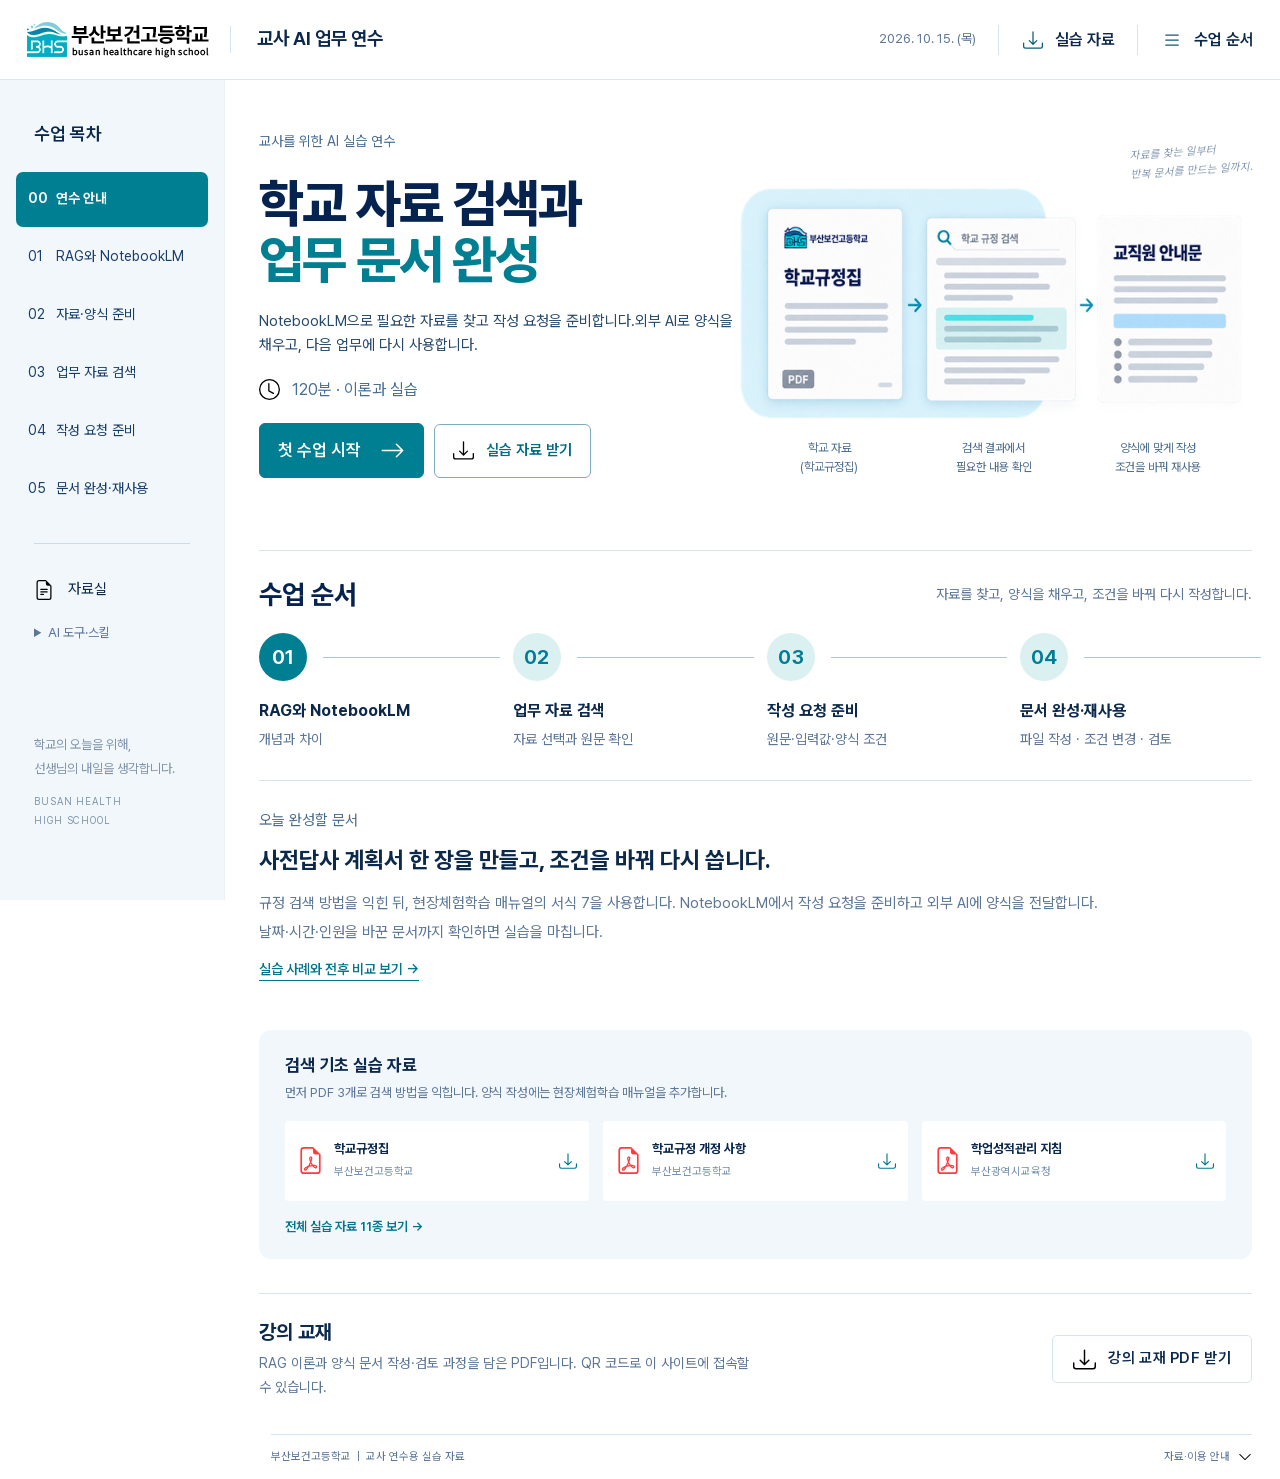
<file: docs/index.html>
<!doctype html><html lang="ko"><head><meta charset="utf-8"><meta name="viewport" content="width=device-width,initial-scale=1"><title>연수 홈 · 부산보건고 교사 AI 연수</title><link rel="icon" href="assets/favicon.svg"><link rel="stylesheet" href="brand.css"><link rel="stylesheet" href="course.css"><link rel="stylesheet" href="selected.css"><script src="data.js" defer></script><script src="image-dimensions.js" defer></script><script src="shell.js" defer></script><script src="concepts.js" defer></script><script src="app.js" defer></script></head><body><a class="skip" href="#main" data-od-id="course-a-1">본문 바로가기</a><header class="course-header"><a class="school-brand" href="index.html#home" aria-label="부산보건고 교사 AI 연수 홈"><img src="assets/school-logo.png" width="184" height="39" alt="부산보건고등학교"></a><div class="course-name"><strong>교사 AI 업무 연수</strong></div><nav aria-label="주요 메뉴"><span class="header-date">2026. 10. 15. (목)</span><a href="index.html#materials"><img class="icon" src="assets/icons/download.svg" alt="" aria-hidden="true">실습 자료</a><a href="index.html#schedule"><img class="icon" src="assets/icons/list.svg" alt="" aria-hidden="true">수업 순서</a></nav><button class="menu-toggle" aria-label="수업 목차 열기" aria-controls="course-sidebar" aria-expanded="false"><img class="icon" src="assets/icons/list.svg" alt="" aria-hidden="true"></button></header><aside id="course-sidebar" class="course-sidebar"><div class="sidebar-top"><strong>수업 목차</strong><button class="menu-close" aria-label="수업 목차 닫기"><img class="icon" src="assets/icons/x.svg" alt="" aria-hidden="true"></button></div><nav aria-label="수업 목차"><div class="course-links"><a href="index.html#home" data-nav-href="index.html#home" data-course="home"><span>00</span>연수 안내</a><a href="index.html#concepts" data-nav-href="index.html#concepts" data-course="concepts"><span>01</span>RAG와 NotebookLM</a><a href="guide.html#0" data-nav-href="guide.html#0" data-course="prepare"><span>02</span>자료·양식 준비</a><a href="guide.html#7" data-nav-href="guide.html#7" data-course="search"><span>03</span>업무 자료 검색</a><a href="index.html#studio" data-nav-href="index.html#studio" data-course="studio"><span>04</span>작성 요청 준비</a><a href="guide.html#document-workflow" data-nav-href="guide.html#document-workflow" data-course="review"><span>05</span>문서 완성·재사용</a></div><div id="guide-step-menu"></div><div class="sidebar-resources"><a href="index.html#materials" data-nav-href="index.html#materials"><img class="icon" src="assets/icons/file-earmark-text.svg" alt="" aria-hidden="true">자료실</a><details class="more-menu"><summary>AI 도구·스킬</summary><a href="index.html#tools" data-nav-href="index.html#tools">AI 도구 비교</a><a href="index.html#skills" data-nav-href="index.html#skills">스킬 목록</a><a href="index.html#resources" data-nav-href="index.html#resources">공식 도움말</a></details></div><p class="sidebar-caption">학교의 오늘을 위해,<br>선생님의 내일을 생각합니다.<small>BUSAN HEALTH HIGH SCHOOL</small></p></nav></aside><button class="menu-backdrop" aria-label="연수 목차 닫기" hidden tabindex="-1" data-od-id="course-button-20"></button><main id="main" class="course-main"><section class="view home-view" id="home"><div class="home-intro"><div class="intro-copy"><p class="eyebrow">교사를 위한 AI 실습 연수</p><h1>학교 자료 검색과<br><span>업무 문서 완성</span></h1><p class="intro-subtitle">NotebookLM으로 필요한 자료를 찾고 작성 요청을 준비합니다.<br>외부 AI로 양식을 채우고, 다음 업무에 다시 사용합니다.</p><p class="intro-meta"><img class="icon" src="assets/icons/clock.svg" alt="" aria-hidden="true">120분 · 이론과 실습</p><div class="hero-actions"><a class="button primary" href="#concepts">첫 수업 시작<img class="icon" src="assets/icons/arrow-right.svg" alt="" aria-hidden="true"></a><a class="button secondary" href="downloads/start-source-pack.zip" download><img class="icon" src="assets/icons/download.svg" alt="" aria-hidden="true">실습 자료 받기</a></div></div><figure class="hero-figure"><p class="hero-note">자료를 찾는 일부터<br>반복 문서를 만드는 일까지.</p><img class="document-flow" src="assets/school-document-flow.png" width="630" height="300" alt="학교규정집에서 필요한 내용을 검색하고 교직원 안내문에 반영하는 흐름"><figcaption><span>학교 자료<br>(학교규정집)</span><span>검색 결과에서<br>필요한 내용 확인</span><span>양식에 맞게 작성<br>조건을 바꿔 재사용</span></figcaption></figure></div><div class="home-body"><section class="course-outline"><div class="outline-heading"><h2>수업 순서</h2><p>자료를 찾고, 양식을 채우고, 조건을 바꿔 다시 작성합니다.</p></div><ol class="course-path"><li><a href="#concepts"><span class="path-number">01</span><strong>RAG와 NotebookLM</strong><p>개념과 차이</p></a></li><li><a href="guide.html#7"><span class="path-number">02</span><strong>업무 자료 검색</strong><p>자료 선택과 원문 확인</p></a></li><li><a href="#studio"><span class="path-number">03</span><strong>작성 요청 준비</strong><p>원문·입력값·양식 조건</p></a></li><li><a href="guide.html#document-workflow"><span class="path-number">04</span><strong>문서 완성·재사용</strong><p>파일 작성 · 조건 변경 · 검토</p></a></li></ol></section><section class="practice-case" aria-labelledby="practice-case-title"><div><p class="eyebrow">오늘 완성할 문서</p><h2 id="practice-case-title">사전답사 계획서 한 장을 만들고, 조건을 바꿔 다시 씁니다.</h2><p>규정 검색 방법을 익힌 뒤, 현장체험학습 매뉴얼의 서식 7을 사용합니다. NotebookLM에서 작성 요청을 준비하고 외부 AI에 양식을 전달합니다. 날짜·시간·인원을 바꾼 문서까지 확인하면 실습을 마칩니다.</p></div><a class="text-link" href="guide.html#document-workflow">실습 사례와 전후 비교 보기 →</a></section><section class="starter-materials"><div class="starter-heading"><h2>검색 기초 실습 자료</h2><p>먼저 PDF 3개로 검색 방법을 익힙니다. 양식 작성에는 현장체험학습 매뉴얼을 추가합니다.</p></div><div class="starter-grid"><a class="starter-card" href="references/school-rules-2026.pdf" download><img class="icon" src="assets/icons/file-earmark-pdf.svg" alt="" aria-hidden="true"><span><strong>학교규정집</strong><small>부산보건고등학교</small></span><img class="icon" src="assets/icons/download.svg" alt="" aria-hidden="true"></a><a class="starter-card" href="references/school-rules-amendments-2026.pdf" download><img class="icon" src="assets/icons/file-earmark-pdf.svg" alt="" aria-hidden="true"><span><strong>학교규정 개정 사항</strong><small>부산보건고등학교</small></span><img class="icon" src="assets/icons/download.svg" alt="" aria-hidden="true"></a><a class="starter-card" href="references/busan-assessment-2026.pdf" download><img class="icon" src="assets/icons/file-earmark-pdf.svg" alt="" aria-hidden="true"><span><strong>학업성적관리 지침</strong><small>부산광역시교육청</small></span><img class="icon" src="assets/icons/download.svg" alt="" aria-hidden="true"></a></div><a class="all-materials" href="#materials">전체 실습 자료 11종 보기 →</a></section><section class="lecture-files"><div><h2>강의 교재</h2><p>RAG 이론과 양식 문서 작성·검토 과정을 담은 PDF입니다. QR 코드로 이 사이트에 접속할 수 있습니다.</p></div><a class="button secondary" href="downloads/teacher-ai-lecture.pdf" download><img class="icon" src="assets/icons/download.svg" alt="" aria-hidden="true">강의 교재 PDF 받기</a></section></div></section><section class="view task-view concepts-view" hidden id="concepts">
<div class="view-heading"><p class="breadcrumb">연수 홈 / 개념 이해</p><h1>RAG와 NotebookLM</h1><p>검색·생성의 원리와 직접 구축에 필요한 자원을 살펴봅니다. 각 탭의 ‘심화 설명’에는 강의에서 풀어 설명할 내용을 담았습니다.</p></div>
<p class="theory-intro">수업에서는 핵심 개념을 먼저 설명하고 실습합니다. 심화 설명 6개 장·24개 주제는 강의와 복습에 활용하세요.</p><div class="concept-tabs" role="tablist" aria-label="RAG 개념 학습"><button id="concept-tab-0" role="tab" aria-selected="true" aria-controls="concept-panel-0" tabindex="0">1. 데이터와 AI</button><button id="concept-tab-1" role="tab" aria-selected="false" aria-controls="concept-panel-1" tabindex="-1">2. RAG 처리 순서</button><button id="concept-tab-2" role="tab" aria-selected="false" aria-controls="concept-panel-2" tabindex="-1">3. 직접 구축하려면</button><button id="concept-tab-3" role="tab" aria-selected="false" aria-controls="concept-panel-3" tabindex="-1">4. 도구별 역할</button><button id="concept-tab-4" role="tab" aria-selected="false" aria-controls="concept-panel-4" tabindex="-1">5. 작성 요청 전달</button><button id="concept-tab-5" role="tab" aria-selected="false" aria-controls="concept-panel-5" tabindex="-1">6. 결과 검토</button></div>
<article class="concept-panel" id="concept-panel-0" role="tabpanel" aria-labelledby="concept-tab-0" tabindex="0">
<p class="lesson-label">왜 필요한가</p><h2>데이터가 필요한 이유</h2><p class="concept-lead">자료를 연결하지 않은 AI 답변에는 학교별 규정이나 적용 연도가 빠질 수 있습니다.</p>
<div class="question-example"><span>같은 질문</span><p>“수행평가에 결시한 학생의 추가 평가 원칙을 정리해 줘.”</p></div>
<div class="concept-pair"><section><h3>자료 없이 질문</h3><p>어느 학교·어느 학년도의 규정인지 알려주지 않았습니다. 일반적인 설명이 나오더라도 우리 학교에 적용되는지 확인하기 어렵습니다.</p></section><section><h3>자료를 검색해 질문</h3><p>학교규정집과 적용 지침에서 질문에 맞는 내용을 찾고, 검색한 내용을 활용해 답변을 구성할 수 있습니다. RAG는 이처럼 검색한 내용을 AI 입력에 함께 제공하는 방식입니다.</p></section></div>
<p class="concept-summary"><strong>RAG</strong>는 Retrieval-Augmented Generation의 줄임말입니다. 질문에 관련된 자료를 <b>검색</b>해 AI에 <b>맥락으로 제공</b>하고, 이를 활용해 <b>답변을 생성</b>하는 방식입니다.</p><p class="concept-source">개념 출처: <a href="https://csrc.nist.gov/glossary/term/retrieval_augmented_generation" target="_blank" rel="noopener noreferrer">NIST RAG 정의</a> · 위 질문과 두 상황은 연수용 예시이며 실제 규정 답변이 아닙니다.</p>
<!-- theory-notes-0:start --><details class="theory-notes"><summary><span>심화 설명</span>자료를 읽히는 것과 학습시키는 것</summary><div class="theory-reading"><section><h4>모델의 지식과 이번 업무의 사실</h4><p>언어 모델은 학습 과정에서 익힌 패턴으로 문장을 만듭니다. 학교 이름을 알고 있다고 해서 그 학교의 최신 규정, 이번 행사 일정, 담당자의 결정을 모두 알고 있는 것은 아닙니다. 업무 문서에는 일반적인 설명보다 이번 업무에 맞는 자료와 입력값이 필요합니다.</p><p>예를 들어 사전답사 계획서를 작성할 때 지침에서 찾을 것은 서식의 항목과 점검 사항입니다. 이번 날짜·장소·답사자는 담당자가 제공할 사실입니다. 예시 문서에 적힌 지난해 날짜와 이름은 작성 방식을 참고할 자료이지 이번 계획의 입력값이 아닙니다.</p></section><section><h4>프롬프트·RAG·추가 학습의 차이</h4><p>프롬프트는 지금 해야 할 일을 전달하는 입력입니다. RAG는 질문에 맞는 자료를 검색하고 그 결과를 모델 입력에 보태는 구성 방식입니다. 파인튜닝은 별도의 학습 과정으로 모델의 매개변수를 조정하는 작업입니다. 세 가지는 같은 뜻이 아니며 함께 사용할 수도 있습니다.</p><p>규정이 개정됐을 때 RAG에서는 검색 대상 자료와 색인을 갱신하는 접근을 취할 수 있습니다. 자료를 업로드하거나 긴 지시문을 썼다는 사실만으로 모델이 재학습됐거나 다음 대화에서도 그 내용을 기억한다고 판단하지 않습니다.</p></section><section><h4>파일 첨부가 곧 RAG라는 뜻은 아닙니다</h4><p>파일 내용을 한 번에 입력에 넣을 수도 있고, 일부 구간을 검색해 넣을 수도 있습니다. 파일을 첨부했다는 화면만 보고 내부에 어떤 검색 절차가 있는지 단정할 수는 없습니다. 우리에게 필요한 것은 업무에 맞는 내용을 실제로 찾았는지 확인할 수 있는 작업 방식입니다.</p><p>이 연수에서는 NotebookLM의 소스 선택과 인용 확인 기능을 사용합니다. 외부 AI에는 확인한 발췌문과 양식을 사람이 전달합니다. 외부 AI가 원래 노트북 전체에 접속해 질문마다 다시 검색하는 연결은 만들지 않습니다.</p></section><section><h4>문서를 완성하려면 세 종류를 구분합니다</h4><p>첫째, 지침·규정은 적용할 내용을 정하는 자료입니다. 둘째, 기존 작성 예시는 표현과 구성의 참고 자료입니다. 셋째, 빈 양식은 제목·항목·표·결재란 등 결과물의 구조입니다. 자료를 모을 때부터 이 역할을 구분하면 예시의 사실을 잘못 복사하는 일을 줄일 수 있습니다.</p><p>여기에 이번 업무의 확정 입력값을 별도로 적습니다. 자료가 알려주는 내용, 사람이 결정한 내용, 아직 결정되지 않은 내용을 나누어 두면 어느 항목을 검색하고 어느 항목을 질문해야 하는지가 분명해집니다.</p></section><p class="concept-source">참고: <a href="https://csrc.nist.gov/glossary/term/retrieval_augmented_generation" target="_blank" rel="noopener noreferrer">RAG 정의 · NIST</a> · <a href="https://arxiv.org/abs/2005.11401" target="_blank" rel="noopener noreferrer">RAG 원 논문 · Lewis 외, 2020</a> · 학교 업무 예시와 진행 방식은 연수용으로 구성했습니다.</p></div></details><!-- theory-notes-0:end --></article>
<article class="concept-panel" hidden id="concept-panel-1" role="tabpanel" aria-labelledby="concept-tab-1" tabindex="0"><p class="lesson-label">어떻게 작동하는가</p><h2>RAG 처리 순서</h2><p class="concept-lead">질문과 관련된 문서나 구절을 검색한 후 AI 입력에 함께 포함합니다.</p>
<ol class="rag-process"><li><span class="process-number">1</span><h3>질문</h3><p>학교·업무·기준 시점을 구체적으로 정합니다.</p><small>수행평가 결시 처리 원칙은?</small></li><li><span class="process-number">2</span><h3>데이터 검색</h3><p>자료 모음에서 질문과 관련된 문서나 구절을 찾습니다.</p><small>Retrieval · 검색</small></li><li><span class="process-number">3</span><h3>검색 결과 제공</h3><p>찾은 내용과 질문을 AI가 읽을 맥락으로 묶습니다.</p><small>Augmentation · 맥락 보강</small></li><li><span class="process-number">4</span><h3>답변 생성</h3><p>AI가 전달받은 데이터를 사용해 내용을 정리합니다.</p><small>Generation · 생성</small></li></ol>
<div class="concept-pair"><section><h3>검색 전 확인</h3><p>믿을 수 있는 자료, 적용 시점, 질문에 필요한 소스 범위. 잘못되거나 관련 없는 자료를 찾으면 답변도 빗나갈 수 있습니다.</p></section><section><h3>검색·생성 후 확인</h3><p>인용이 실제 주장을 뒷받침하는지, 예외·조건이 빠지지 않았는지 원문을 대조합니다. RAG는 정확성을 자동으로 보증하지 않습니다.</p></section></div>
<details class="concept-details"><summary>자료를 넣는 것과 모델을 추가 학습시키는 것은 다른가요?</summary><p>RAG의 핵심은 답변할 때 관련 자료를 찾아 제공하는 데 있습니다. 자료를 등록했다는 이유만으로 모델 자체가 다시 학습되거나 내용을 영구히 기억한다고 볼 수는 없습니다.</p></details><p class="concept-source">출처: <a href="https://cloud.google.com/use-cases/retrieval-augmented-generation" target="_blank" rel="noopener noreferrer">Google Cloud RAG 설명</a>, <a href="https://csrc.nist.gov/glossary/term/retrieval_augmented_generation" target="_blank" rel="noopener noreferrer">NIST 정의</a> · 이 흐름은 개념 설명이며 NotebookLM 내부 알고리즘의 상세 구조를 단정하는 도식이 아닙니다.</p>
<!-- theory-notes-1:start --><details class="theory-notes"><summary><span>심화 설명</span>검색 품질은 어디에서 달라지는가</summary><div class="theory-reading"><section><h4>검색 전에 문서를 읽을 수 있어야 합니다</h4><p>PDF에 글자가 보이더라도 컴퓨터가 읽을 수 있는 텍스트가 들어 있는지는 다릅니다. 스캔한 문서는 OCR로 글자를 추출해야 할 수 있습니다. 표에서는 열 제목과 셀의 관계가 깨지기도 하므로 검색 결과를 원본 화면과 대조합니다.</p><p>직접 구축할 때는 긴 문서를 검색하기 좋은 구간으로 나눕니다. 이를 청크라고 합니다. 너무 짧게 자르면 조건과 예외가 떨어지고, 너무 길면 관계없는 내용까지 섞입니다. 조항·제목·표 구조를 고려하고 자료명·쪽·버전 같은 메타데이터를 함께 보관합니다.</p></section><section><h4>키워드 검색과 의미 검색</h4><p>키워드 검색은 문서에 실제로 있는 단어를 찾는 데 유용합니다. 서식 번호, 문서 제목, 고유한 업무 용어처럼 정확한 표현을 아는 경우 먼저 사용하기 좋습니다. 의미 검색은 질문과 문서의 표현이 달라도 관련 내용을 찾도록 설계하는 방식입니다.</p><p>임베딩은 텍스트 등을 숫자 벡터로 표현하는 방법입니다. 벡터 간 유사도를 검색에 사용할 수 있지만, 유사하다는 사실이 최신 규정이거나 옳은 답이라는 뜻은 아닙니다. 키워드와 벡터 검색을 함께 쓰는 하이브리드 방식도 있습니다. 이 설명은 일반적인 검색 설계이며 NotebookLM 내부 구조를 설명한 것은 아닙니다.</p></section><section><h4>질문은 결과물부터 거꾸로 나눕니다</h4><p>‘계획서 만들어 줘’부터 시작하면 필요한 자료와 형식이 섞입니다. 먼저 ‘사전답사 계획서의 필수 항목과 서식 위치를 찾아 줘’, 다음으로 ‘점검 사항과 적용 조건을 정리해 줘’처럼 찾을 대상을 나눕니다. 그 뒤 이번 일정과 인원을 주고 작성 요청으로 묶습니다.</p><p>이 연수의 검색 최적화는 자료 선별, 정확한 문서명·업무 용어 사용, 학교급·시점 명시, 질문 분리, 원문 확인의 반복입니다. 찾지 못하면 동의어를 바꾸거나 검색 범위를 조정합니다. 같은 질문을 되풀이하기 전에 자료가 등록·선택됐는지부터 확인합니다.</p></section><section><h4>관련 원문을 충분히, 불필요한 자료는 줄여서</h4><p>모델이 한 번에 처리하는 입력에는 한계가 있습니다. 관련 없는 자료를 길게 붙인다고 필요한 조건을 더 잘 찾는다고 보장할 수는 없습니다. 긴 입력에서 정보 위치에 따라 성능이 달라진 연구도 있지만, 이를 모든 최신 모델의 동일한 실패로 일반화하지는 않습니다.</p><p>작성에 필요한 구절은 조건·예외·표 제목이 끊기지 않게 전달합니다. 요약만 보내면 중요한 제한이 사라질 수 있고, 인용 번호만 보내면 원문이 전달되지 않을 수 있습니다. ‘어느 자료의 어느 부분인지’와 ‘실제로 사용할 문장’을 함께 남깁니다.</p></section><p class="concept-source">참고: <a href="https://learn.microsoft.com/en-us/azure/search/vector-search-how-to-chunk-documents" target="_blank" rel="noopener noreferrer">문서 분할 · Microsoft</a> · <a href="https://learn.microsoft.com/en-us/azure/search/vector-search-overview" target="_blank" rel="noopener noreferrer">벡터 검색 · Microsoft</a> · <a href="https://arxiv.org/abs/2307.03172" target="_blank" rel="noopener noreferrer">긴 입력의 정보 활용 연구 · Liu 외, 2023</a> · 학교 업무 예시와 진행 방식은 연수용으로 구성했습니다.</p></div></details><!-- theory-notes-1:end --></article>
<article class="concept-panel" hidden id="concept-panel-2" role="tabpanel" aria-labelledby="concept-tab-2" tabindex="0"><p class="lesson-label">직접 구축할 때 필요한 것</p><h2>검색부터 모델 연결과 운영까지 준비합니다</h2><p class="concept-lead">RAG를 직접 만들려면 자료, 검색 기능, 생성 모델과 이들을 연결할 프로그램이 필요합니다.</p>
<div class="comparison-scroll"><table class="concept-comparison"><caption>자체 RAG를 구축할 때 준비할 구성</caption><thead><tr><th scope="col">구성</th><th scope="col">준비할 일</th><th scope="col">학교 업무의 예</th></tr></thead><tbody><tr><th scope="row">자료와 전처리</th><td>문서의 글자를 읽고 검색할 구간으로 나눕니다. 스캔본은 OCR이 필요할 수 있습니다.</td><td>규정·작성 예시에서 문서명, 쪽, 적용 연도를 함께 보관</td></tr><tr><th scope="row">검색과 저장</th><td>검색 색인을 만들고 질문에 맞는 내용을 찾습니다. 의미 검색을 쓰면 임베딩 모델과 벡터 저장 기능도 준비합니다.</td><td>비슷한 표현을 쓰더라도 관련 조항과 양식 항목 찾기</td></tr><tr><th scope="row">생성 모델</th><td>모델 API를 이용하거나 모델을 직접 실행할 환경을 준비합니다.</td><td>검색한 내용을 읽고 질문에 답하거나 작성 요청 정리</td></tr><tr><th scope="row">연결 프로그램</th><td>질문 → 검색 → 필요한 원문과 지시문 구성 → 모델 호출 → 결과 표시를 연결합니다.</td><td>찾은 원문과 업무 조건을 묶어 작성 단계에 전달</td></tr><tr><th scope="row">운영과 검증</th><td>실행 환경·비용·접근 권한·자료 갱신을 관리하고 검색과 답변을 점검합니다.</td><td>개정된 규정 반영, 자료에 없는 질문과 잘못된 검색 결과 확인</td></tr></tbody></table></div>
<details class="concept-details"><summary>고가 GPU나 벡터 데이터베이스가 꼭 필요한가요?</summary><p>모델 API를 사용하면 모델을 실행할 GPU를 직접 갖추지 않아도 됩니다. 검색도 키워드 방식으로 구성할 수 있으며, 의미 검색을 선택할 때 임베딩과 벡터 검색 기능이 필요합니다. 별도 벡터 데이터베이스가 모든 RAG의 필수 조건은 아닙니다. 규모와 선택한 모델·검색 방식에 따라 필요한 자원이 달라집니다.</p></details>
<details class="concept-details"><summary>RAG와 NotebookLM은 어떤 관계인가요?</summary><p>RAG는 검색한 내용을 생성 모델의 입력에 제공하는 설계 방식입니다. NotebookLM은 자료 등록·검색·정리 기능을 제공하는 제품입니다. 자료를 등록했다고 모델을 다시 학습한 것은 아니며, NotebookLM 실습을 자체 RAG 시스템 개발과 동일하게 설명하지 않습니다.</p></details>
<p class="concept-source">출처: <a href="https://csrc.nist.gov/glossary/term/retrieval_augmented_generation" target="_blank" rel="noopener noreferrer">NIST RAG 정의</a> · <a href="https://learn.microsoft.com/en-us/azure/search/retrieval-augmented-generation-overview" target="_blank" rel="noopener noreferrer">Microsoft RAG 구성·검색·운영 안내</a>. NotebookLM의 내부 검색 알고리즘을 단정하는 설명은 아닙니다.</p>
<!-- theory-notes-2:start --><details class="theory-notes"><summary><span>심화 설명</span>직접 구축할 때의 개발과 운영</summary><div class="theory-reading"><section><h4>자료 준비와 질문 처리는 별도 흐름입니다</h4><p>자료 준비에서는 문서를 수집하고 텍스트를 추출한 뒤 구간을 나누고 검색 색인을 만듭니다. 질문이 들어오면 관련 구간을 검색하고, 질문·원문·지시문을 묶어 생성 모델에 전달합니다. 결과에는 원문을 다시 찾아갈 수 있는 자료 식별 정보를 남깁니다.</p><p>이 두 흐름을 연결하려면 파일 저장, 검색 기능, 모델 호출, 오류 처리와 화면을 구현할 프로그램이 필요합니다. 파일 생성까지 자동화하려면 문서 라이브러리나 변환 도구, 원본 양식 처리와 생성 파일 검증도 별도로 연결해야 합니다.</p></section><section><h4>필수 자원과 선택 자원을 구분합니다</h4><p>생성 모델을 API로 호출하면 모델을 돌리는 GPU를 직접 설치하지 않아도 됩니다. 자체 모델을 실행할 경우에는 모델 크기와 처리량에 맞는 메모리·연산 장비가 필요합니다. 어떤 방식을 택하든 프로그램 실행 환경과 자료 저장 공간은 준비해야 합니다.</p><p>검색은 키워드 방식으로도 구성할 수 있습니다. 의미 검색을 선택하면 임베딩 생성과 벡터 검색 기능을 준비합니다. 별도 벡터 데이터베이스나 모델 재학습이 모든 RAG에 필수인 것은 아닙니다. 자료량, 동시 사용자, 비용, 보관 조건에 따라 구성을 정합니다.</p></section><section><h4>업무에서는 개정과 권한이 계속 바뀝니다</h4><p>색인을 한 번 만들고 끝내면 개정 전 자료가 계속 검색될 수 있습니다. 문서의 버전·시행일·담당자를 관리하고, 교체할 때 검색 대상에서도 이전 버전을 처리해야 합니다. 서로 다른 자료가 충돌할 때는 충돌을 드러내고 담당자가 판단할 수 있게 해야 합니다.</p><p>여러 사람이 쓰는 시스템은 검색 단계부터 사용자에게 허용된 문서만 반환하도록 설계해야 합니다. 검색 후 화면에서만 숨기는 방식으로는 충분하지 않습니다. 요청 기록을 남길 때도 어떤 자료와 입력값을 기록할지, 누가 볼 수 있을지 정합니다.</p></section><section><h4>2시간 연수에서 준비된 서비스를 쓰는 이유</h4><p>직접 구축은 가능하지만 개발과 운영을 익히는 데 별도 시간이 필요합니다. 이번 수업은 교사가 실제 양식 문서를 만들고 다음 업무에 재사용하는 데 시간을 씁니다. 자료 검색·인용·요청 정리에 NotebookLM을 쓰고, 파일 작성은 외부 AI의 지원 기능을 이용합니다.</p><p>자체 시스템으로 발전시키려면 먼저 반복되는 문서 한 종류, 필요한 자료 범위, 입력 항목, 완료 기준을 정합니다. 수업에서 확인한 수동 흐름을 기준으로 복사·첨부·파일 생성 중 반복 비용이 큰 단계를 차례로 연결합니다. 처음부터 모든 학교 업무를 한 시스템에 담을 필요는 없습니다.</p></section><p class="concept-source">참고: <a href="https://learn.microsoft.com/en-us/azure/search/retrieval-augmented-generation-overview" target="_blank" rel="noopener noreferrer">RAG 구성·검색·운영 · Microsoft</a> · 학교 업무 예시와 진행 방식은 연수용으로 구성했습니다.</p></div></details><!-- theory-notes-2:end --></article>
<article class="concept-panel" hidden id="concept-panel-3" role="tabpanel" aria-labelledby="concept-tab-3" tabindex="0"><p class="lesson-label">이번 연수에서 맡길 역할</p><h2>NotebookLM으로 준비하고 외부 AI로 완성합니다</h2><p class="concept-lead">2시간 동안 자료 검색·작성 요청·양식 완성을 익힙니다. 검색과 생성에는 준비된 서비스를 사용합니다.</p>
<div class="comparison-scroll"><table class="concept-comparison"><caption>검색한 자료를 학교 업무 문서로 연결하는 역할 분담</caption><thead><tr><th scope="col">작업</th><th scope="col">맡길 도구</th><th scope="col">참가자가 할 일</th></tr></thead><tbody><tr><th scope="row">자료 등록·검색</th><td>NotebookLM</td><td>관련 지침·작성 예시·양식의 검색용 사본을 넣고 필요한 내용 찾기</td></tr><tr><th scope="row">작성 요청 정리</th><td>NotebookLM</td><td>원문 발췌·필수 항목·이번 입력값·작성 조건을 묶은 외부 AI용 요청 만들기</td></tr><tr><th scope="row">자료 전달</th><td>사람이 복사·첨부</td><td>검토한 요청과 원문 발췌, 편집할 원본 양식을 외부 AI에 전달</td></tr><tr><th scope="row">양식 문서 완성</th><td>파일 생성 기능이 있는 외부 AI</td><td>원본 양식을 참고해 파일 생성 요청, 바뀐 날짜·인원 등 수정 요청</td></tr><tr><th scope="row">내용·서식 검토</th><td>사람과 문서 편집기</td><td>완성 파일을 열어 날짜·수치·표·쪽 나눔, 이전 값이 남았는지 확인</td></tr></tbody></table></div>
<div class="concept-pair"><section><h3>양식은 문서의 구조</h3><p>제목·항목·표·결재란처럼 유지할 모양을 정합니다. 검색용 PDF와 편집할 원본 양식의 역할을 구분합니다.</p></section><section><h3>스킬은 작업 절차</h3><p>지원되는 환경에서 문서를 읽고 만들고 검사하는 지침과 도구입니다. 자료 검색이나 파일 생성 기능을 지시문만으로 새로 만들지는 않습니다.</p></section></div>
<p class="concept-summary"><strong>연결 범위</strong> 이 실습은 기성 서비스를 조합한 업무 흐름입니다. 두 서비스 사이의 전달은 사람이 하며, 외부 AI가 원래 노트북 전체를 자동 검색하도록 연결한 시스템은 아닙니다.</p>
<p class="concept-source">제품 기능: <a href="https://support.google.com/gemininotebook/answer/16179559?hl=ko" target="_blank" rel="noopener noreferrer">Google 소스 기반 채팅·인용 안내</a> · 역할 분담은 이번 연수의 진행 방식입니다. NotebookLM에도 문서 생성 관련 기능이 추가되고 있으므로 제품 간 기능을 고정된 경계로 설명하지 않습니다.</p>
<!-- theory-notes-3:start --><details class="theory-notes"><summary><span>심화 설명</span>우리가 사용하는 도구와 전달 방식</summary><div class="theory-reading"><section><h4>NotebookLM에서 끝낼 준비 작업</h4><p>업무에 관련된 지침, 작성 예시, 양식의 검색용 사본을 넣습니다. 적용 대상과 시점을 정해 검색하고 인용된 원문을 엽니다. 찾은 내용을 그냥 요약하는 데서 멈추지 않고 외부 AI가 쓸 수 있는 작성 요청으로 정리하도록 합니다.</p><p>작성 요청에는 항목별로 넣을 내용과 자료명·쪽·원문 발췌, 이번 업무 입력값, 유지할 구조와 검토 기준을 넣습니다. 원문에서 찾지 못한 정보는 빠진 채로 숨기지 말고 [확인 필요]로 남깁니다. 요청을 만든 뒤에도 사람이 발췌와 입력값을 대조합니다.</p></section><section><h4>외부 AI에는 실제로 필요한 것을 전달합니다</h4><p>검토한 작성 요청과 필요한 원문, 편집할 원본 양식을 한 묶음으로 전달합니다. ‘아까 그 노트북 참고해’라는 말만으로 다른 서비스가 노트북을 읽을 수 있다고 가정하지 않습니다. 이 수업에서 서비스 사이의 복사와 첨부는 사람이 합니다.</p><p>파일 작성 기능이 있는 환경에서 항목 입력과 표 작성, 파일 저장을 요청합니다. PDF 양식을 보고 DOCX로 재구성한 결과와 원본 HWPX의 구조·서식을 그대로 유지한 결과는 구분해야 합니다. 계정에서 지원하는 형식과 실제 생성 결과를 확인합니다.</p></section><section><h4>양식과 스킬의 역할</h4><p>양식은 완성할 문서의 구조입니다. 스킬은 특정 환경에서 반복 작업의 지침과 필요한 자원·도구 사용법을 묶은 것입니다. 문서를 읽고 작성하고 검사하는 순서를 일관되게 적용하는 데 활용할 수 있습니다.</p><p>스킬 이름을 프롬프트에 쓰는 것만으로 없는 검색 기능이나 파일 생성 도구가 생기지는 않습니다. 이번 기본 실습에는 별도 스킬 설치가 필요하지 않습니다. 스킬 목록은 반복 작업을 발전시킬 때 참고하며, 실제 설치·실행은 지원 환경과 필요한 권한을 확인한 별도 단계입니다.</p></section><section><h4>사람이 남겨 두는 판단과 검토</h4><p>어떤 자료가 적용되는지, 이번 입력값이 확정됐는지, 승인받은 표현인지 결정하는 주체는 업무 담당자입니다. AI가 스스로 맞다고 답해도 파일을 열어 본문과 표를 확인합니다. 조건을 바꿨다면 이전 날짜와 인원이 다른 곳에 남았는지도 찾습니다.</p><p>제품 기능은 계속 바뀝니다. NotebookLM에도 문서 생성 관련 기능이 추가되고 있으므로 ‘이 제품은 검색만 가능하다’처럼 고정해 설명하지 않습니다. 여기의 역할 분담은 자료 검색과 파일 작성의 책임을 구분해 배우기 위한 수업 구성입니다.</p></section><p class="concept-source">참고: <a href="https://support.google.com/gemininotebook/answer/16179559?hl=ko" target="_blank" rel="noopener noreferrer">소스 선택·인용·실험 기능 · Google</a> · <a href="https://support.claude.com/en/articles/12111783-create-and-edit-files-with-claude" target="_blank" rel="noopener noreferrer">파일 작성 · Anthropic</a> · <a href="https://support.claude.com/en/articles/12512180-use-skills-in-claude" target="_blank" rel="noopener noreferrer">스킬 사용 · Anthropic</a> · 학교 업무 예시와 진행 방식은 연수용으로 구성했습니다.</p></div></details><!-- theory-notes-3:end --></article>
<article class="concept-panel" hidden id="concept-panel-4" role="tabpanel" aria-labelledby="concept-tab-4" tabindex="0"><p class="lesson-label">검색을 문서 작성으로 연결하기</p><h2>외부 AI가 바로 작업할 수 있는 요청을 만듭니다</h2><p class="concept-lead">업무 상황을 설명하면 NotebookLM이 관련 자료를 찾고, 외부 AI에 전달할 작성 요청을 정리하도록 합니다.</p>
<ol class="concept-checklist"><li><strong>자료에서 찾을 내용</strong><p>적용할 지침, 원본 서식의 필수 항목, 기존 문서의 작성 방식. 필요한 원문 발췌와 자료명·쪽도 요청에 넣습니다.</p></li><li><strong>이번 업무의 입력값</strong><p>목적·일시·장소·대상·인원·예산을 따로 적습니다. 기존 예시의 날짜·이름·금액을 이번 업무 사실로 옮기지 않습니다.</p></li><li><strong>작성 조건과 검토 기준</strong><p>유지할 항목·표 구조·출력 형식, 미확정 정보 처리, 날짜·시간·총인원 검사 방법을 지정합니다.</p></li><li><strong>함께 전달할 파일</strong><p>외부 AI에 작성 요청과 필요한 원문, 원본 양식을 함께 전달합니다. NotebookLM의 인용 번호만으로 원문 전체가 전달되지는 않습니다.</p></li></ol>
<div class="question-example"><span>NotebookLM에 할 요청</span><p>“등록한 지침·작성 예시·양식을 참고해서, 이번 업무 문서를 외부 AI로 완성할 작업 지시문을 만들어 줘. 항목별 작성 내용, 필요한 원문 발췌, 추가 입력할 정보와 파일 검토 기준을 포함해 줘.”</p></div>
<details class="concept-details"><summary>실제 테스트에서는 어디까지 확인했나요?</summary><p>2026.10.18. 현장체험학습 매뉴얼의 「서식 7: 사전답사 계획서」로 테스트했습니다. NotebookLM이 작성 요청을 만들고, 외부 AI에 요청과 원본 PDF를 전달해 DOCX·PDF를 생성했습니다. 가상 사례의 날짜·시간·인원을 바꾸자 본문과 일정표에도 반영됐고, 이전 값이 남지 않았는지 검사했습니다.</p><p>이 테스트는 Claude Pro 계정에서 PDF 서식을 DOCX로 재구성한 사례입니다. HWPX 원본 양식 보존이나 무료 계정에서의 동일 실행까지 검증한 결과는 아닙니다.</p><a class="text-link" href="references/busan-schooltrip-2026.pdf#page=67" target="_blank" rel="noopener noreferrer">테스트에 사용한 공개 원본 서식 보기 · PDF 67페이지 / 인쇄 65쪽</a></details>
<p class="concept-summary"><strong>업무 자동화</strong> RAG는 사용할 내용을 찾는 데 쓰입니다. 문서 파일 생성과 양식 반영은 별도의 작업입니다. 다음 업무에서는 입력값을 바꾸어 같은 작성 요청과 양식을 재사용합니다.</p>
<!-- theory-notes-4:start --><details class="theory-notes"><summary><span>심화 설명</span>재사용할 수 있는 작성 요청 설계</summary><div class="theory-reading"><section><h4>업무를 입력·처리·출력으로 적습니다</h4><p>입력은 확정된 일정·장소·인원·예산과 사용할 자료입니다. 처리는 자료에서 필수 항목을 찾고, 양식에 맞춰 문장을 쓰고, 표와 수치를 대조하는 순서입니다. 출력은 문서 파일과 사람이 확인할 항목입니다. ‘잘 작성해 줘’보다 완료 상태를 구체적으로 정하는 것이 먼저입니다.</p><p>사전답사 계획서라면 일시·장소·일정표·답사자·이동수단·점검 사항이 출력에 있어야 합니다. 아직 정하지 않은 이동수단은 [확인 필요]로 남겨야 합니다. 빈칸을 모두 채우는 것과 사실에 맞게 완성하는 것은 다릅니다.</p></section><section><h4>고정 규칙과 바뀌는 값을 분리합니다</h4><p>고정 규칙에는 제목과 항목 순서, 표 구조, 문체, 미확정 정보 처리, 결과 형식과 검토 절차를 둡니다. 바뀌는 값에는 이번 날짜·시간·장소·답사자·인원처럼 매번 달라지는 정보를 적습니다. 예시를 복사해 조금씩 고치는 방식보다 변경 대상을 찾기 쉽습니다.</p><p>입력값은 ‘일시: … / 장소: … / 답사자: … / 인원: …’처럼 항목별로 씁니다. 합계 인원과 명단이 다르거나 일정의 끝이 시작보다 빠르면 생성 전에 질문하도록 요청합니다. 모순을 그럴듯하게 메워 문서로 확정하지 않도록 합니다.</p></section><section><h4>지시·참고 자료·입력값을 구획합니다</h4><p>작성 순서와 금지 사항은 지시 영역에, 검색한 발췌문은 참고 자료 영역에, 이번 업무의 사실은 입력값 영역에 넣습니다. 기존 문서에 적힌 ‘제출하라’ 같은 문장을 서비스의 실행 명령으로 취급하지 않도록 구분합니다. 구분선은 읽기와 검토를 돕는 수단이며 보안 기능을 보장하지는 않습니다.</p><p>출력에는 문서 파일 외에 항목별 반영표와 확인 필요 사항을 요청합니다. 자료명과 쪽을 함께 보관하면 다음 담당자가 어느 문장을 보고 작성했는지 다시 찾을 수 있습니다. 실제 문서에 넣을 내용과 검토용 설명도 나누도록 합니다.</p></section><section><h4>조건 변경으로 재사용을 시험합니다</h4><p>첫 문서를 만든 뒤 날짜·시간·인원을 한 번 바꿔 봅니다. ‘날짜만 변경’이라면 유지할 내용과 수정할 내용을 명시하고, 연관된 요일·표의 시간·총인원이 함께 바뀌어야 하는지도 적습니다. 무엇이 자동 반영돼야 하는지 정하지 않으면 수정 성공을 판단하기 어렵습니다.</p><p>이번 테스트에서는 11월 6일 14~17시·2명을 11월 13일 15~18시·3명으로 변경했습니다. 본문과 일정표의 값, 참가자 수, 이전 값의 잔존 여부를 대조했습니다. 다음 업무에서는 검토한 작성 요청과 양식을 보관하고 입력값을 바꿔 다시 사용합니다.</p></section><p class="concept-source">이번 연수의 실습 설계와 2026.10.18. 사전 테스트를 설명한 내용입니다.</p></div></details><!-- theory-notes-4:end --></article>
<article class="concept-panel" hidden id="concept-panel-5" role="tabpanel" aria-labelledby="concept-tab-5" tabindex="0"><p class="lesson-label">학교 업무 활용</p><h2>검색 결과와 완성 문서를 검토합니다</h2><p class="concept-lead">검색한 원문 두 곳을 확인하고, 완성한 문서에는 바뀐 조건과 이전 값이 남지 않았는지 대조합니다.</p>
<ol class="concept-checklist"><li><strong>질문의 범위를 정하기</strong><p>학교급·업무·적용 학년도를 적습니다. “규정 알려줘”보다 구체적으로 묻습니다.</p></li><li><strong>관련 소스만 선택하기</strong><p>학교규정집·개정 사항·교육청 지침을 구분합니다. 관계없는 자료를 함께 적용하지 않습니다.</p></li><li><strong>인용 두 곳을 직접 열기</strong><p>답변과 원문의 문맥을 비교합니다. 날짜·숫자·예외·적용 대상이 맞는지 확인합니다.</p></li><li><strong>모르는 내용은 확인 필요로 남기기</strong><p>자료에 없는 담당자·일정·기관 승인 여부를 만들어 채우지 않습니다. 실제 업무 적용은 담당자가 검토합니다.</p></li></ol>
<details class="concept-details"><summary>내용은 맞아 보이는데 인용만 있으면 충분한가요?</summary><p>인용은 검증할 수 있는 길을 제공합니다. 인용된 문장이 답변을 뒷받침하는지 확인하는 일은 여전히 필요합니다. 자료 자체의 최신성·적용 범위도 함께 확인하세요.</p></details>
<div class="concept-question"><h3>확인 문제</h3><p>학교규정집을 올린 뒤, 답변에 인용이 붙었습니다. 이제 바로 업무에 사용해도 될까요?</p><details><summary>해설</summary><p>아직입니다. 인용의 원문과 문맥, 적용 시점, 누락된 조건을 대조하고 실제 업무 사용 전 담당자가 검토합니다.</p></details></div><p class="concept-source">원문 확인 기능: <a href="https://support.google.com/gemininotebook/answer/16179559?hl=ko" target="_blank" rel="noopener noreferrer">Google 인용 안내</a> · 업무 절차와 확인 질문은 연수용 구성입니다.</p>
<!-- theory-notes-5:start --><details class="theory-notes"><summary><span>심화 설명</span>검색·작성·파일을 따로 검증하기</summary><div class="theory-reading"><section><h4>검색 실패와 작성 실패를 구분합니다</h4><p>필요한 서식이 검색되지 않으면 자료 등록, 선택 범위, 문서명과 질문을 먼저 확인합니다. 서식은 찾았지만 조건이 빠졌다면 앞뒤 문맥과 예외 조항을 더 전달합니다. 올바른 원문을 전달했는데 문서가 다르게 작성됐다면 작성 요청이나 생성 결과를 수정합니다.</p><p>단계를 구분하지 않고 ‘더 정확하게 다시 해 줘’만 반복하면 무엇이 고쳐졌는지 알기 어렵습니다. 검색한 원문, 외부 AI에 실제 보낸 입력, 반환 파일을 비교하면 오류가 생긴 지점을 좁힐 수 있습니다.</p></section><section><h4>완료 기준을 문서 밖에도 남깁니다</h4><p>검토표에는 필수 항목, 입력값, 원문과 대조할 문장, 확인 필요 사항, 파일 상태를 둡니다. 문서가 생성됐다는 알림은 파일 내부의 값과 서식까지 맞다는 증거가 아닙니다. 내려받은 파일을 열고 표·글꼴·쪽 나눔과 인쇄 화면을 봅니다.</p><p>수정할 때는 변경된 값뿐 아니라 이전 값도 검색합니다. 본문은 바뀌었는데 일정표나 머리말은 그대로일 수 있습니다. 명단과 총인원, 날짜와 요일, 합계와 세부 금액처럼 서로 연결된 값도 대조합니다.</p></section><section><h4>정상·누락·충돌·변경 사례로 시험합니다</h4><p>하나의 정상 사례만 통과하면 정보가 빠진 경우를 놓치기 쉽습니다. 최소한 정보가 모두 있는 사례, 이동수단처럼 미정 항목이 있는 사례, 인원과 명단이 다른 사례, 날짜·인원을 바꾼 사례를 비교해 봅니다. 없는 정보는 확인 필요로 남기고 충돌은 드러내야 합니다.</p><p>우선은 통과·수정 필요를 항목별로 기록하면 됩니다. ‘업무 시간이 줄었다’는 효과는 같은 범위의 업무를 실제로 수행한 시간을 비교한 뒤 판단합니다. 이번 연수의 120분은 진행 계획이며 업무 절감 시간을 측정한 결과가 아닙니다.</p></section><section><h4>어디까지 자동화됐는지 정확히 말합니다</h4><p>이번 수업은 검색과 작성 요청 준비, 파일 생성과 수정에 AI를 쓰며 서비스 사이 전달과 최종 검토는 사람이 맡습니다. 자동 검색 서버, 기관 시스템 입력, 결재·발송을 연결한 상태는 아닙니다. 완성 문서와 재사용 요청을 남기는 것이 수업의 완료 기준입니다.</p><p>2026년 10월 18일 테스트는 Claude Pro에서 공개 PDF 서식을 DOCX로 재구성하고 PDF를 생성한 사례입니다. 날짜·시간·인원 변경과 파일 내용을 확인했습니다. 무료 계정의 동일 실행, 한글에서의 HWPX 원본 보존, 실제 학교 업무 승인까지 확인한 결과로 확대하지 않습니다.</p></section><p class="concept-source">이번 연수의 실습 설계와 2026.10.18. 사전 테스트를 설명한 내용입니다.</p></div></details><!-- theory-notes-5:end --></article><div class="concept-controls"><button id="concept-prev" disabled>이전 개념</button><p id="concept-counter" aria-live="polite">1 / 6</p><button id="concept-next">다음 개념</button><a class="button primary" id="concept-practice" href="guide.html#0" hidden>자료 준비 실습으로</a></div>
</section><section class="view task-view" hidden id="materials" data-od-id="home-section-14"><div class="view-heading"><p class="breadcrumb">연수 홈 / 자료실</p><h1 data-od-id="course-h1-33">자료실</h1><p>학교·교육청·법령 자료 11종. 다운로드 전에 적용 시점과 공식 원문을 확인하세요.</p></div>
      <div class="materials-downloads"><a class="button primary" href="downloads/teacher-ai-lecture.pdf" download>강의 교재 PDF 받기</a></div><div class="materials-toolbar"><div class="task-chips" role="group" aria-label="자료 기관 필터"><button class="active" data-source-filter="all" aria-pressed="true" data-od-id="home-button-16">전체</button><button data-source-filter="school" aria-pressed="false" data-od-id="home-button-17">학교</button><button data-source-filter="education" aria-pressed="false" data-od-id="home-button-18">교육청·교육부</button><button data-source-filter="law" aria-pressed="false" data-od-id="home-button-19">법령·조례</button></div><a class="button dark" href="downloads/public-source-pack.zip" download data-od-id="course-a-34">공개 자료 11종 받기 </a></div>
      <label class="source-search"><span>자료명 검색</span><input type="search" id="source-search" placeholder="자료명 또는 기관명" autocomplete="off"></label><div id="sources-grid" class="sources-grid"></div><p id="sources-status" class="source-note"></p>
      <details class="wide-details"><summary>등록 전 확인할 사항과 자료 활용 방법</summary><div><p>공개 자료도 최신본인지 확인하세요. 학교 홈페이지 공개본의 개정 여부는 학교 담당자에게 확인할 수 있습니다. 법령·조례의 시행일과 지침의 적용 학년도를 질문에 적고, 서로 다른 기준은 합쳐 단정하지 않습니다.</p><p>학교 규정집의 표지는 2026학년도로 되어 있지만 일부 머리말에는 2025학년도 표기가 남아 있습니다. 같은 게시글의 개정 사항과 함께 대조하고 학교 적용 최신본을 확인하세요.</p><p>배포용 자료에는 학생·교직원의 개인 명단, 상담 기록, 실제 성적 자료를 포함하지 않습니다. PDF·TXT 변환본은 검색 편의를 위한 사본이며 원문이 최종 확인 기준입니다. HWP·HWPX를 PDF로 바꿨다면 표와 각주를 대조하세요.</p><p>자료 묶음의 목록 파일에서 원문 URL·다운로드일·형식·해시를 확인할 수 있습니다. 변경된 자료는 원문에서 다시 받고 노트북의 기존 소스를 교체하세요.</p><a class="text-link" href="references/source-manifest.json" download data-od-id="course-a-35">자료 출처·파일 목록 내려받기 </a></div></details>
    </section>
<section class="view task-view" hidden id="tools" data-od-id="home-section-4"><div class="view-heading"><p class="breadcrumb">연수 홈 / AI 도구 비교</p><h1 data-od-id="course-h1-36">AI 도구 비교</h1><p>ChatGPT·Gemini·Claude·Grok·Copilot의 기능과 사용 조건을 비교합니다.</p></div>
      <div class="task-chips" role="group" aria-label="업무별 AI 추천"><button data-task="writing" class="active" aria-pressed="true" data-od-id="home-button-6">안내문·보고서</button><button data-task="files" aria-pressed="false" data-od-id="home-button-7">Word·PPT·Excel</button><button data-task="research" aria-pressed="false" data-od-id="home-button-8">웹·최신 정보</button><button data-task="grounded" aria-pressed="false" data-od-id="home-button-9">학교 데이터 검색</button></div>
      <p id="recommendation" class="recommendation" aria-live="polite"></p>
      <div id="notebook-recommendation" class="studio-route" hidden><h3>학교 자료 검색은 NotebookLM에서</h3><p>관련 소스를 선택하고 필요한 항목과 원문을 확인합니다. 그다음 외부 AI용 작성 요청을 준비합니다.</p><a class="text-link" href="#notebook">검색 방법 보기 →</a></div><div id="tool-tabs" class="tool-tabs" role="tablist" aria-label="AI 도구 선택"></div><div id="tool-panel" class="tool-panel" role="tabpanel" tabindex="0"></div>
      <p class="source-note">기능 안내 확인일 2026.10.14 · 업무 추천은 기능을 바탕으로 구성한 연수용 제안입니다. 모델 간 성능 순위나 동일 결과를 보장하는 비교가 아닙니다.</p>
    </section>
<section class="view task-view" hidden id="notebook" data-od-id="home-section-10"><div class="view-heading"><p class="breadcrumb">연수 홈 / 데이터 검색 연습</p><h1 data-od-id="course-h1-37">데이터 검색 연습</h1><p>공개 자료를 등록하고 필요한 데이터를 검색한 뒤, 인용을 눌러 원문과 대조하세요.</p></div>
      <p><a class="button secondary" href="guide.html" data-od-id="course-a-38">17단계 실제 화면 따라 하기 </a></p><p class="small">자료 다운로드부터 등록·선택·질문·인용·저장·작업 요청까지, 한 화면씩 진행합니다.</p><div class="notebook-grid"><div class="lesson-steps">
        <details open><summary><span>01</span>자료를 준비하고 등록하기</summary><div><p>아래 공개 자료실에서 학교·교육청·법제처 자료를 받습니다. HWP·HWPX 원본은 읽기용 PDF 또는 TXT 변환본과 구분합니다.</p><ol><li>NotebookLM을 열고 새 노트북을 만듭니다.</li><li>노트북 제목에 업무와 기준일을 적습니다.</li><li>소스 추가에서 다운로드한 PDF·TXT를 등록합니다.</li><li>자료 제목·시행일·적용 대상을 확인합니다.</li></ol><a class="text-link" href="#materials" data-od-id="course-a-39">공개 자료실로 이동 </a></div></details>
        <details><summary><span>02</span>필요한 자료만 선택해 검색하기</summary><div><p>처음부터 모든 규정을 한꺼번에 적용하지 않습니다. 질문의 학교급·업무·시점을 정하고 소스 패널에서 관련 자료를 선택합니다.</p><button class="copy-button" data-copy="search" data-od-id="home-button-12">데이터 검색 요청 복사</button><p class="small">활동: 학교 자료만 선택한 답변과 학교·교육청 자료를 함께 선택한 답변을 비교합니다.</p><p class="small">실제 캡처 질문: “부산보건고 학교규정집의 수행평가 결시 처리에서 추가 평가의 기본 원칙을 찾아줘.” 관련 소스 3개를 선택한 뒤 답변의 인용을 확인했습니다.</p></div></details>
        <details><summary><span>03</span>인용을 눌러 원문 대조하기</summary><div><p>답변의 인용 번호를 눌러 원문을 엽니다. 해당 조항이 답변을 실제로 뒷받침하는지, 예외나 적용 대상이 빠졌는지 확인합니다.</p><p><b>완료 기준:</b> 검색 결과 2개를 원문과 대조하고, 자료에 없는 질문에는 ‘추가 확인 필요’를 표시합니다.</p></div></details>
        <details><summary><span>04</span>검색한 데이터를 외부 AI에 전달하기</summary><div><p>확인한 발췌문·출처·문서 양식·검토 기준을 묶어 외부 AI에 전달합니다. NotebookLM 채팅에 요청해 작업 지시문을 만들 수 있지만 별도의 ‘프롬프트 생성 버튼’ 기능은 아닙니다.</p><button class="copy-button" data-copy="handoff" data-od-id="home-button-13">작성 요청 생성 지침 복사</button></div></details>
      </div><div class="screenshots-panel"><div class="panel-label"><span class="live-dot"></span> 실제 실습 캡처</div><div id="screenshot-view"></div><div id="screenshot-tabs" class="shot-tabs" role="group" aria-label="실습 화면 선택"></div><p class="small">2026.10.14 실제 서비스 화면. 계정·배포 시점에 따라 화면과 메뉴 이름이 달라질 수 있습니다.</p></div></div>
      <div class="concept-note"><b>데이터 검색과 문서 작성</b><p>질문에 필요한 데이터를 검색하고, 검색 결과를 활용해 답변을 만드는 흐름입니다. 이 실습은 NotebookLM의 검색·인용을 활용하며, 외부 AI에 내용을 복사하면 그 AI는 전달받은 자료를 사용합니다. 외부 AI가 내 노트북을 자동 검색하도록 연결되는 것은 아닙니다.</p></div>
    </section>
<section class="view task-view" hidden id="skills" data-od-id="home-section-20"><div class="view-heading"><p class="breadcrumb">연수 홈 / 스킬 목록</p><h1 data-od-id="course-h1-40">스킬 목록</h1><p>Word·PPT·Excel·한글 문서 작업에 사용하는 스킬입니다.</p></div>
      <div class="skill-toolbar"><div class="task-chips" role="group" aria-label="스킬 종류 필터"><button class="active" data-skill-filter="all" aria-pressed="true" data-od-id="home-button-22">전체</button><button data-skill-filter="official" aria-pressed="false" data-od-id="home-button-23">공식</button><button data-skill-filter="community" aria-pressed="false" data-od-id="home-button-24">사용자 제작</button></div><label class="search-field"><input id="skill-search" type="search" placeholder="문서, 한글, 발표, 글쓰기…" aria-label="스킬 검색" data-od-id="home-input-25"></label></div>
      <div id="skills-grid" class="skills-grid"></div><p id="skill-count" class="small" aria-live="polite"></p>
      <details class="skill-footnote"><summary>스킬 사용 환경</summary><p>일반 채팅에서는 작업 절차를 참고할 수 있습니다. 파일 생성·폴더 정리 스크립트는 지원하는 실행 환경이 필요합니다. Claude는 공식 안내상 무료 계정의 스킬을 지원하며, 계정에서 코드 실행과 스킬 설정을 확인하세요. 스타 수는 저장소 전체의 조회 스냅샷이고 품질 보증이 아닙니다.</p><a href="https://support.claude.com/en/articles/12512180-use-skills-in-claude" target="_blank" rel="noopener noreferrer" data-od-id="course-a-41">Claude 스킬 공식 안내 </a></details>
    </section>
<section class="view task-view" hidden id="studio" data-od-id="home-section-26"><div class="view-heading"><p class="breadcrumb">수업 04 / 작성 요청 준비</p><h1 data-od-id="course-h1-42">작성 요청 준비</h1><p>원문 발췌·이번 입력값·양식 조건을 묶습니다. 기본 실습은 NotebookLM에서 작성 요청을 만들고, 아래 입력 도구는 필요할 때 사용합니다.</p></div>
      <div class="studio-route"><b>기본 경로</b> NotebookLM에서 작성 요청 만들기 → 원문과 입력값 확인 → 외부 AI에 요청·양식 전달<p>아래 입력 도구는 같은 내용을 직접 정리할 때 쓰는 대안입니다. NotebookLM에서 요청을 완성했다면 다시 입력할 필요가 없습니다.</p></div>
<div class="studio-grid"><form id="brief-form" class="brief-form"><div class="field-row"><label>완성할 문서<select id="document-type"><option>사전답사 계획서 · DOCX</option><option>교직원 안내문 · DOCX</option><option>업무 보고서 · DOCX</option><option>발표자료 · PPTX</option><option>업무 관리표 · XLSX</option><option>한글 양식 입력용 본문·표</option></select></label><label>작성·검토 기준<select id="work-skill"><option value="document">양식 항목과 내용 대조</option><option value="humanizer">안내문 표현 정리</option><option value="slides">발표자료 구성</option><option value="spreadsheet">표와 계산 검증</option></select></label></div>
<label>업무 목적<input id="work-purpose" value="교육용 가상 사례의 사전답사 계획서를 양식에 맞춰 작성한다" maxlength="600" required></label>
<label>이번 업무의 입력값<textarea id="work-inputs" rows="4" maxlength="4000" required>일시: 2026.11.6.(금) 14:00~17:00
장소: 부산박물관
답사자: 교사 A, 교사 B / 총 2명
숙박·식사: 없음 / 이동수단: 미정</textarea></label>
<label>검색한 원문과 출처<textarea id="work-evidence" rows="5" maxlength="14000" placeholder="원문을 확인한 발췌문, 자료명, 조항/쪽, 적용 시점을 적습니다. 기존 예시의 날짜와 이름은 이번 입력값과 구분하세요." required></textarea></label>
<label>함께 첨부할 원본 양식<input id="work-template" value="현장체험학습 매뉴얼 서식 7 · 사전답사 계획서 PDF" maxlength="1000"></label>
<label>유지할 항목·표·분량<textarea id="work-format" rows="3" maxlength="3000">일시 / 장소 / 답사일정 / 답사자 / 이동수단 / 점검 사항. 양식의 항목 순서와 일정표 구조를 참고해 A4 1쪽으로 작성. 미정 정보는 [확인 필요]로 표시.</textarea></label>
<label>다음에 바꿔 볼 조건<input id="work-revision" value="11월 13일 15:00~18:00로 변경, 교사 C 추가, 총 3명. 일정표 시간도 1시간씩 변경." maxlength="2000"></label>
<button class="button primary" type="submit">외부 AI용 작성 요청 만들기</button><p class="small">입력한 내용을 정리하는 브라우저 도구입니다. 파일 첨부와 AI 전송은 직접 합니다. 입력 내용은 서버에 저장하지 않습니다.</p></form>
<div class="brief-output"><div class="output-header"><strong>외부 AI에 전달할 요청</strong><div><button id="copy-brief" class="copy-button" disabled>복사</button><button id="download-brief" class="copy-button" disabled>TXT 저장</button></div></div><p id="brief-status" class="brief-status" role="status">입력한 원문과 조건을 확인한 뒤 요청을 만드세요.</p><pre id="brief-result" tabindex="0">요청을 만든 뒤 원본 양식과 함께 외부 AI에 전달합니다.

조건 변경은 첫 문서를 검토한 다음 별도로 요청합니다.</pre><details class="revision-request"><summary>첫 문서 확인 후 보낼 수정 요청</summary><button id="copy-revision" class="copy-button" disabled>수정 요청 복사</button><pre id="revision-result">요청을 만들면 여기 표시됩니다.</pre></details></div></div>
<p class="followup-link"><a class="text-link" href="guide.html#document-workflow" data-od-id="course-a-43">외부 AI로 양식 문서를 완성하고 조건 변경하기 </a></p><p class="extension-note">기본 실습은 사전답사 계획서 한 가지입니다. 아래 PowerPoint·Excel은 시간이 남거나 다른 업무에 응용할 때 선택합니다.</p><div class="document-labs"><article data-od-id="home-article-36"><span class="lab-number">Word · HWPX</span><h3 data-od-id="home-h3-37">Word · 한글</h3><p>필수 항목을 찾고 준비 사항·담당자·기한을 문서 양식에 반영합니다.</p><ol><li>NotebookLM에서 필요한 데이터를 검색합니다.</li><li>작업 요청과 확인한 자료를 외부 AI에 전달합니다.</li><li>초안을 문서 편집 기능 또는 한글에서 다듬습니다.</li><li>확정 정보와 확인 필요 사항을 구분합니다.</li></ol><button class="copy-button" data-copy="document" data-od-id="home-button-38">실습 요청 복사</button></article><article data-od-id="home-article-39"><span class="lab-number">PowerPoint</span><h3 data-od-id="home-h3-40">PowerPoint</h3><p>같은 내용을 교직원 설명용 5장으로 재구성합니다. 파일 생성이 막히면 슬라이드별 표를 사용합니다.</p><ol><li>대상과 발표 시간부터 정합니다.</li><li>슬라이드별 메시지 하나를 고릅니다.</li><li>발표자 메모와 참고 자료를 함께 붙입니다.</li><li>PPT를 열어 글자·표·넘침을 확인합니다.</li></ol><button class="copy-button" data-copy="slides" data-od-id="home-button-41">실습 요청 복사</button></article><article data-od-id="home-article-42"><span class="lab-number">Excel</span><h3 data-od-id="home-h3-43">Excel</h3><p>가상 예산 CSV를 계산 가능한 표로 바꿉니다. 합계와 수식을 직접 대조합니다.</p><ol><li>CSV를 업로드하거나 내용을 붙여 넣습니다.</li><li>수량 × 단가 수식과 합계를 만듭니다.</li><li>예산 상한과 차액을 확인합니다.</li><li>빈 셀·문자 숫자·중복 행을 점검합니다.</li></ol><a class="text-link" href="downloads/practice-budget.csv" download data-od-id="course-a-44">가상 예산 CSV </a><button class="copy-button" data-copy="excel" data-od-id="home-button-44">실습 요청 복사</button></article></div>
      <details class="wide-details"><summary>HWPX 자동화 확장 시연은 이렇게 진행합니다</summary><div><p>공개 PDF에서 정보를 추출하고 항목별 데이터로 정리한 뒤, 미리 검증한 HWPX 양식의 제목·목적·일정·내용 칸에 넣습니다. 문서명과 저장 폴더 규칙을 지정하고 한글에서 열어 표·쪽 나눔을 확인합니다.</p><p><b>별도 실행 환경:</b> kordoc·hwpx-skill 등은 강사가 사전 설치·검증해 시연하는 도구입니다. 이 사이트는 HWPX 변환 서버나 NEIS 자동 입력 기능을 제공하지 않습니다. 일반 XML로 저장하는 것만으로 정상적인 HWPX가 되지는 않습니다.</p><a class="text-link" href="https://github.com/chrisryugj/kordoc" target="_blank" rel="noopener noreferrer" data-od-id="course-a-45">사용자 제작 문서 도구 확인 </a></div></details>
    </section>
<section class="view task-view" hidden id="schedule" data-od-id="home-section-45"><div class="view-heading"><p class="breadcrumb">연수 홈 / 120분 진행 체크</p><h1 data-od-id="course-h1-46">120분 진행 체크</h1><p>완료한 단계를 체크하세요. 진행 상태는 이 브라우저에 저장됩니다.</p></div><div class="schedule-grid"><div id="schedule-list"></div><aside class="finish-card"><h3 data-od-id="home-h3-47">연수 결과물</h3><p>자료 기반 노트북 1개<br>검색 데이터를 담은 작업 요청 1개<br>조건 변경을 반영한 양식 문서 1개</p><div class="progress-track"><span id="progress-fill"></span></div><p id="progress-text" class="small" aria-live="polite">0 / 9 단계 완료</p><button id="reset-progress" class="copy-button" data-od-id="home-button-48">체크 초기화</button><hr><p class="small">준비물: 노트북, 브라우저, Google 계정과 파일 생성 기능을 사용할 수 있는 외부 AI 계정. 로그인은 수업 전에 확인합니다. 사용량이 막히면 제공된 텍스트와 완료 예시로 이어갑니다.</p></aside></div></section>
<section class="view task-view" hidden id="resources" data-od-id="home-section-49"><div class="view-heading"><p class="breadcrumb">연수 홈 / 공식 도움말</p><h1 data-od-id="course-h1-47">공식 도움말</h1><p>사용량·파일 형식·스킬 실행 조건은 각 서비스의 공식 안내에서 확인하세요.</p></div><div id="resource-links" class="resource-links"></div><details class="wide-details"><summary>무료 계정과 문서 형식에 관한 안내</summary><div><p>무료 기능에도 메시지·파일·생성량 제한이 있습니다. 각자의 계정과 학교 관리 설정에 따라 접근 가능 여부가 다릅니다. 유료 체험 가입이나 API 결제는 실습의 필수 조건이 아닙니다.</p><p>NotebookLM의 공식 소스 목록에는 PDF·DOCX·TXT·복사 텍스트 등이 있으며 HWP·HWPX는 직접 지원 목록에 없습니다. 검색용 사본과 편집할 원본을 따로 관리합니다. PDF에서 HWPX로 변환할 때는 텍스트·표·서식 복원 품질을 확인합니다.</p><p>사이트의 자료와 화면은 연수용이며, 학교의 공식 업무 시스템이나 기관 승인 AI 서비스가 아닙니다. 실제 학생 정보·내부 업무 자료의 사용은 소속 기관의 허용 범위를 따릅니다.</p></div></details></section><footer class="course-footer" data-od-id="course-footer"><span>부산보건고등학교&nbsp; | &nbsp;교사 연수용 실습 자료</span><details><summary>자료·이용 안내<img class="icon" src="assets/icons/chevron-down.svg" width="16" height="16" alt=""></summary><p>학교의 공식 업무 시스템이나 기관 승인 AI 서비스가 아닙니다. 실제 학생 정보·내부 업무 자료는 소속 기관의 허용 범위에 따라 사용하세요. 자료·기능 확인일 2026.10.14. 공개 자료도 적용 대상·시점과 최신본 여부를 원문에서 확인합니다.</p><p>학교 규정집은 2026학년도 표지와 일부 2025학년도 머리말을 함께 확인해야 합니다. 같은 게시글의 개정 사항을 대조하고 담당자에게 학교 적용 최신본을 확인하세요. 검색용 TXT 추출본은 원문을 대신하지 않습니다.</p><a href="references/source-manifest.json" download data-od-id="course-a-48">출처·파일 목록 저장</a></details></footer></main><dialog id="skill-dialog"><button class="dialog-close" aria-label="스킬 설명 닫기" data-od-id="course-button-49"><img class="icon " src="assets/icons/x.svg" width="24" height="24" alt="" aria-hidden="true"></button><div id="skill-dialog-content"></div></dialog><dialog id="image-dialog"><button class="dialog-close" aria-label="확대 화면 닫기" data-od-id="course-button-50"><img class="icon " src="assets/icons/x.svg" width="24" height="24" alt="" aria-hidden="true"></button><img id="enlarged-image" alt=""><p id="enlarged-caption"></p></dialog><div id="toast" role="status"></div><noscript><p>메뉴 전환과 검색을 사용하려면 JavaScript를 켜 주세요. <a href="downloads/public-source-pack.zip" download data-od-id="course-a-51">자료 11종 다운로드</a></p></noscript></body></html>
</file>
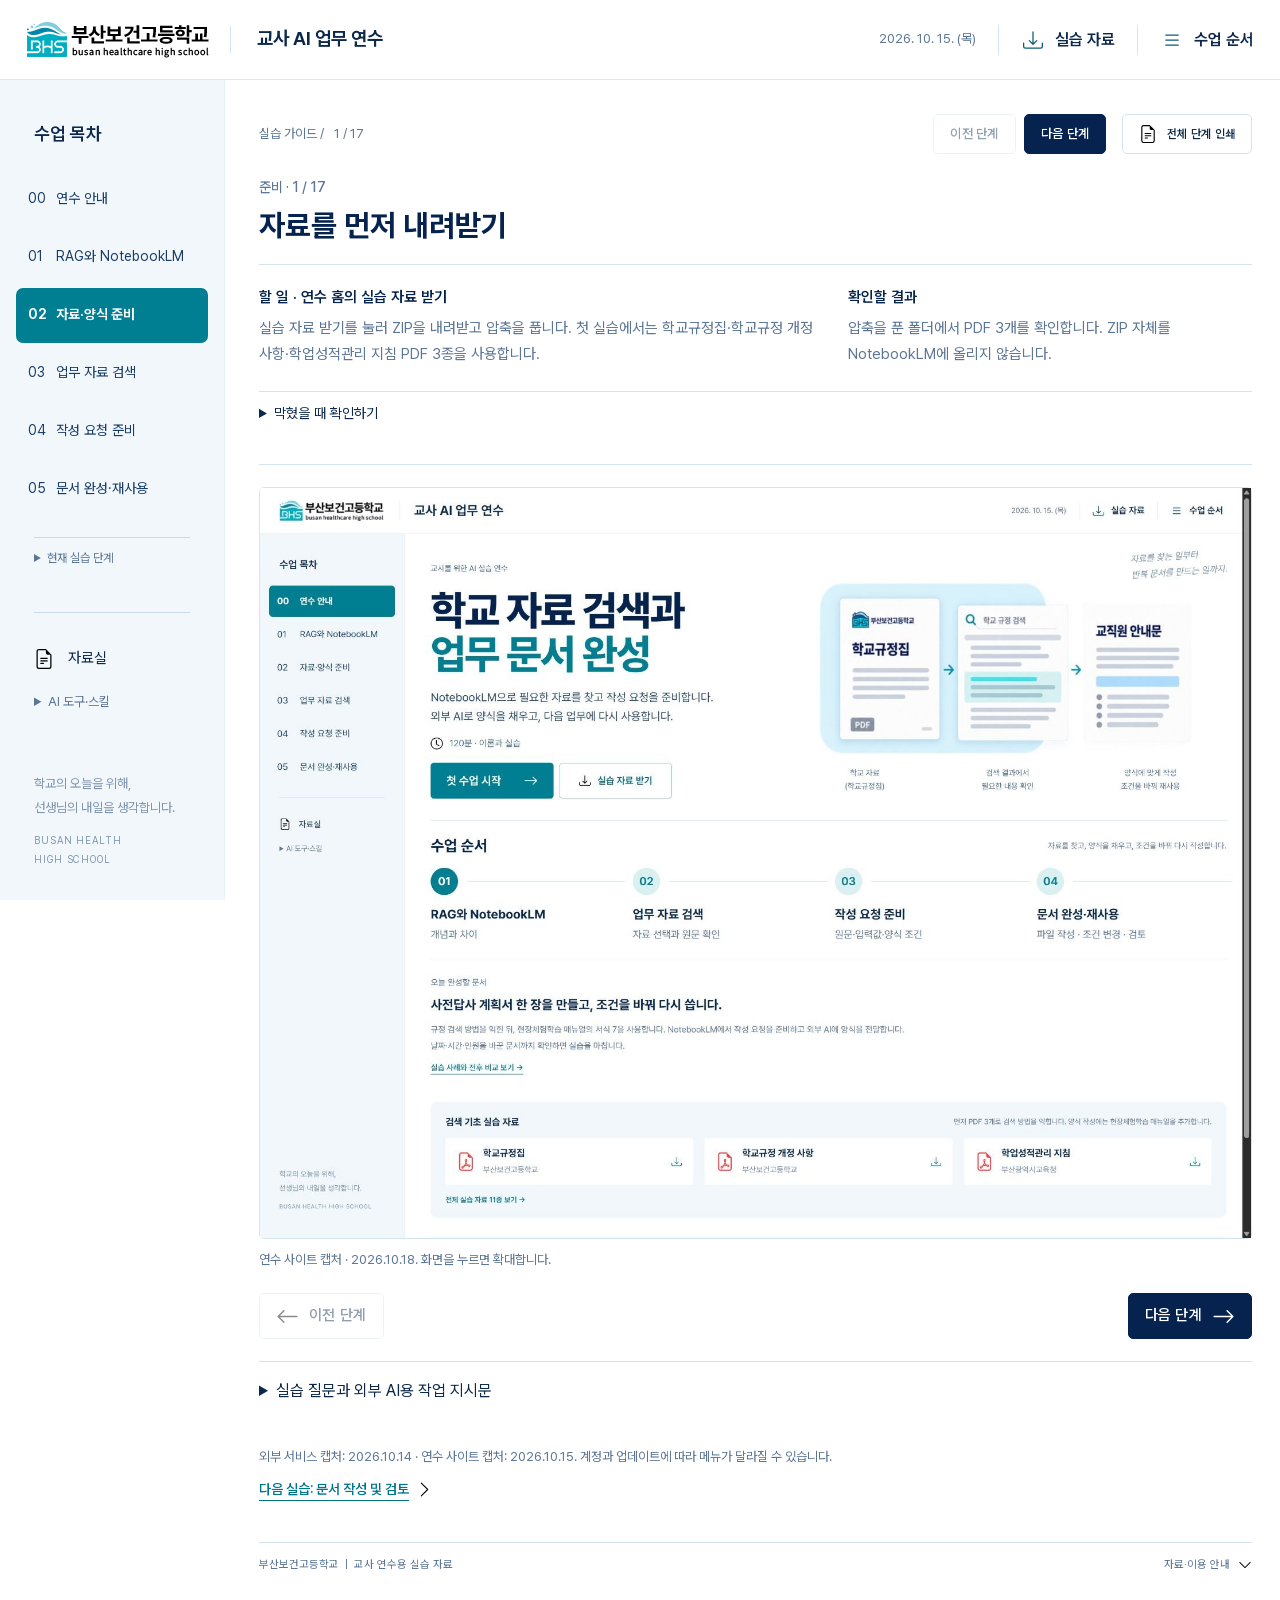
<file: docs/guide.html>
<!doctype html><html lang="ko"><head><meta charset="utf-8"><meta name="viewport" content="width=device-width,initial-scale=1"><title>실습 가이드 · 부산보건고 교사 AI 연수</title><link rel="icon" href="assets/favicon.svg"><link rel="stylesheet" href="brand.css"><link rel="stylesheet" href="course.css"><link rel="stylesheet" href="selected.css"><script src="image-dimensions.js" defer></script><script src="guide-data.js" defer></script><script src="shell.js" defer></script><script src="guide.js" defer></script><script src="enhancements.js" defer></script></head><body class="guide-page"><a class="skip" href="#main" data-od-id="guide-a-1">본문 바로가기</a><header class="course-header"><a class="school-brand" href="index.html#home" aria-label="부산보건고 교사 AI 연수 홈"><img src="assets/school-logo.png" width="184" height="39" alt="부산보건고등학교"></a><div class="course-name"><strong>교사 AI 업무 연수</strong></div><nav aria-label="주요 메뉴"><span class="header-date">2026. 10. 15. (목)</span><a href="index.html#materials"><img class="icon" src="assets/icons/download.svg" alt="" aria-hidden="true">실습 자료</a><a href="index.html#schedule"><img class="icon" src="assets/icons/list.svg" alt="" aria-hidden="true">수업 순서</a></nav><button class="menu-toggle" aria-label="수업 목차 열기" aria-controls="course-sidebar" aria-expanded="false"><img class="icon" src="assets/icons/list.svg" alt="" aria-hidden="true"></button></header><aside id="course-sidebar" class="course-sidebar"><div class="sidebar-top"><strong>수업 목차</strong><button class="menu-close" aria-label="수업 목차 닫기"><img class="icon" src="assets/icons/x.svg" alt="" aria-hidden="true"></button></div><nav aria-label="수업 목차"><div class="course-links"><a href="index.html#home" data-nav-href="index.html#home" data-course="home"><span>00</span>연수 안내</a><a href="index.html#concepts" data-nav-href="index.html#concepts" data-course="concepts"><span>01</span>RAG와 NotebookLM</a><a href="guide.html#0" data-nav-href="guide.html#0" data-course="prepare"><span>02</span>자료·양식 준비</a><a href="guide.html#7" data-nav-href="guide.html#7" data-course="search"><span>03</span>업무 자료 검색</a><a href="index.html#studio" data-nav-href="index.html#studio" data-course="studio"><span>04</span>작성 요청 준비</a><a href="guide.html#document-workflow" data-nav-href="guide.html#document-workflow" data-course="review"><span>05</span>문서 완성·재사용</a></div><div id="guide-step-menu"></div><div class="sidebar-resources"><a href="index.html#materials" data-nav-href="index.html#materials"><img class="icon" src="assets/icons/file-earmark-text.svg" alt="" aria-hidden="true">자료실</a><details class="more-menu"><summary>AI 도구·스킬</summary><a href="index.html#tools" data-nav-href="index.html#tools">AI 도구 비교</a><a href="index.html#skills" data-nav-href="index.html#skills">스킬 목록</a><a href="index.html#resources" data-nav-href="index.html#resources">공식 도움말</a></details></div><p class="sidebar-caption">학교의 오늘을 위해,<br>선생님의 내일을 생각합니다.<small>BUSAN HEALTH HIGH SCHOOL</small></p></nav></aside><button class="menu-backdrop" aria-label="연수 목차 닫기" hidden tabindex="-1" data-od-id="guide-button-20"></button><main id="main" class="course-main guide-main"><div class="guide-content" id="guide-content"><div class="guide-toolbar"><p class="breadcrumb">실습 가이드 / <span id="counter" aria-live="polite"></span></p><div class="guide-actions" aria-label="실습 단계 이동"><button id="prev-top">이전 단계</button><button id="next-top">다음 단계</button></div><button id="print" data-od-id="guide-button-21"><img class="icon " src="assets/icons/file-earmark-text.svg" width="24" height="24" alt="" aria-hidden="true">전체 단계 인쇄</button></div><article id="stage" data-od-id="guide-article-22"></article><div class="controls"><button id="prev" data-od-id="guide-button-23"><img class="icon " src="assets/icons/arrow-left.svg" width="24" height="24" alt="" aria-hidden="true">이전 단계</button><button id="next" data-od-id="guide-button-24">다음 단계<img class="icon " src="assets/icons/arrow-right.svg" width="24" height="24" alt="" aria-hidden="true"></button></div><details class="example-prompts"><summary>실습 질문과 외부 AI용 작업 지시문</summary><p>학교규정집에서 수행평가 결시 학생의 추가 평가 원칙을 3개 항목으로 정리하세요. 각 항목에 인용을 붙이고, 원문에 없는 내용은 확인 필요로 표시하세요.</p><p>선택한 학교규정집의 수행평가 결시 처리 관련 내용으로 외부 AI에게 전달할 작업 지시문을 작성하세요. 목적은 교직원 확인용 1쪽 절차 안내 초안입니다. 적용할 자료의 발췌, 자료명, 조항이나 쪽, 양식(원칙/절차/확인 필요), 작성 순서, 원문 대조 기준을 포함하세요. 확인 안 된 날짜·담당자·법적 우선순위는 만들지 마세요. 외부 AI가 이 노트북에 직접 접근할 수 있다고 가정하지 마세요.</p></details><p class="screen-note">외부 서비스 캡처: 2026.10.14 · 연수 사이트 캡처: 2026.10.15. 계정과 업데이트에 따라 메뉴가 달라질 수 있습니다.</p><a class="text-link" href="#document-workflow" data-od-id="guide-a-25">다음 실습: 문서 작성 및 검토<img class="icon " src="assets/icons/chevron-right.svg" width="24" height="24" alt="" aria-hidden="true"></a></div><div id="print-steps"></div><section id="document-workflow" class="document-workflow" aria-labelledby="workflow-title"><p class="eyebrow">기본 실습 · 사전답사 계획서</p><h1 id="workflow-title">양식 문서 완성·조건 변경·검토</h1><p>NotebookLM에서 찾은 내용을 실제 파일로 옮기는 과정입니다. 기본 실습은 아래 계획서 한 가지로 진행합니다. PowerPoint·Excel은 선택 응용입니다.</p>
<div class="case-intro"><h3>교육용 가상 사례</h3><p>부산박물관 사전답사 계획서를 작성합니다. 일시·장소·답사자·이동수단·일정표·점검 사항을 채웁니다. 숙박·식사는 없고, 미정인 이동수단은 [확인 필요]로 남깁니다.</p><div class="comparison-scroll"><table class="concept-comparison"><caption>첫 작성과 조건 변경 비교</caption><thead><tr><th>항목</th><th>첫 문서</th><th>변경 문서</th></tr></thead><tbody><tr><th scope="row">일시</th><td>2026.11.6.(금) 14:00~17:00</td><td>2026.11.13.(금) 15:00~18:00</td></tr><tr><th scope="row">답사자</th><td>교사 A·B / 2명</td><td>교사 A·B·C / 3명</td></tr><tr><th scope="row">일정표</th><td>14시 시작</td><td>각 시간 1시간씩 변경</td></tr><tr><th scope="row">유지할 사항</th><td colspan="2">장소·항목 순서·점검 사항·이동수단 확인 필요</td></tr></tbody></table></div><div class="example-links"><a href="downloads/automation/source-form.pdf" target="_blank" rel="noopener">원본 서식 PDF</a><a href="downloads/automation/writing-request.txt" download>NotebookLM 작성 요청 TXT</a><a href="downloads/automation/before.pdf" target="_blank" rel="noopener">첫 작성 PDF</a><a href="downloads/automation/after.pdf" target="_blank" rel="noopener">변경 후 PDF</a></div><p class="small">2026.10.18. 사전 테스트 결과입니다. Claude Pro에서 공개 PDF 서식을 DOCX로 재구성하고 PDF를 생성했습니다. 무료 계정의 동일 실행, HWPX 원본 보존과 한글 프로그램에서의 검증은 포함하지 않습니다. 원본: 현장체험학습 매뉴얼 PDF 67페이지 / 인쇄 65쪽.</p></div>
<ol class="workflow-list"><li><h3>NotebookLM에서 자료와 양식 항목 찾기</h3><p>자료실의 <a href="references/busan-schooltrip-2026.pdf" download>현장체험학습 매뉴얼</a>을 추가하고 해당 소스만 선택합니다. ‘사전답사 계획서 서식의 위치, 필수 항목, 점검 사항을 찾아 자료명과 쪽을 붙여 정리해 줘’라고 질문합니다. 원본 PDF에서 제목·항목·일정표를 직접 확인합니다.</p></li>
<li><h3>작성 요청 준비 후 원본 양식과 함께 전달</h3><p>NotebookLM에 이번 업무의 입력값을 주고 외부 AI용 작성 요청을 만듭니다. 검토한 발췌문·자료명·쪽과 양식 조건이 요청에 들어 있는지 확인합니다. 요청과 <a href="downloads/automation/source-form.pdf">원본 서식</a>을 파일 생성 기능이 있는 외부 AI에 복사·첨부합니다. <a href="index.html#studio">사이트의 작성 요청 도구</a>는 직접 정리할 때 쓰는 대안입니다.</p><button class="workflow-copy" data-workflow-copy>양식 작성 요청 복사</button><pre id="file-request">[참고 자료]에 붙여 넣은 원문과 [이번 입력값], 첨부한 원본 양식으로 사전답사 계획서를 작성하세요.
제목과 6개 항목 순서, 일정표의 구조를 참고해 A4 1쪽 DOCX를 만들고 확인용 PDF도 제공하세요.
일시·장소·답사일정·답사자·이동수단·점검 사항을 반영하고 미정 정보는 [확인 필요]로 남기세요. 숙박·식사가 없는 경우 해당 사항 없음을 표시하세요.
자료의 예시 날짜·이름은 이번 사실로 복사하지 마세요. 작성 후 항목별 반영표와 확인 필요 사항을 별도로 제시하세요.
파일 생성이 불가능하면 원본 항목 순서에 맞는 본문과 표를 복사 가능한 형태로 제공하세요.

[참고 자료]
여기에 NotebookLM에서 원문을 확인한 발췌·자료명·쪽을 붙여 넣습니다.
[이번 입력값: 교육용 가상 사례]
2026.11.6.(금) 14:00~17:00 / 부산박물관 / 교사 A·B, 총 2명 / 숙박·식사 없음 / 이동수단 미정</pre><p id="workflow-copy-status" role="status"></p></li>
<li><h3>첫 파일을 확인하고 조건 바꾸기</h3><p>문서를 열어 6개 항목과 일정표를 확인합니다. 이어서 ‘일시를 11월 13일 15~18시로 바꾸고 교사 C를 추가해 총 3명으로 수정해 줘. 일정표의 시간도 1시간씩 늦추고 나머지 조건은 유지해 줘. 이전 날짜·시간·2명이 남았는지 검사해 줘’라고 요청합니다. 변경본을 새 파일로 받습니다.</p></li>
<li id="document-workflow-review"><h3>내용과 파일을 따로 검사</h3><div class="editor-checks"><div><h4>기본 · Word / 한글</h4><p>본문과 표의 날짜·요일·시간·명단·총인원을 대조합니다. 항목 누락과 이전 값 잔존, 글꼴·표·쪽 나눔을 확인합니다. 한글에서 사용할 파일은 실제 프로그램으로 열어 지원 형식과 서식을 확인하세요.</p></div><div><h4>선택 · PowerPoint</h4><p>같은 계획서를 설명 자료로 바꿀 경우에만 진행합니다. 슬라이드와 발표자 메모의 날짜·인원·출처를 대조하고 발표 화면의 글자·표 넘침을 확인합니다.</p></div><div><h4>선택 · Excel</h4><p><a href="downloads/practice-budget.csv" download>가상 예산 CSV</a>를 활용합니다. 원본 A~E열은 유지하고 F열에 수량×단가 수식을 추가합니다. 합계와 두 행의 계산 결과를 직접 대조합니다.</p></div></div></li>
<li id="document-workflow-finish"><h3>다음 업무에 쓸 요청과 양식 보관</h3><p>고정할 양식·작성 규칙과 매번 바꿀 입력값을 나누어 저장합니다. 자료명·쪽·적용 시점과 확인 필요 사항을 남깁니다. 다음 작성 때는 새 입력값과 최신 자료를 확인한 뒤 같은 절차를 사용합니다.</p></li></ol>
<fieldset class="completion-checks"><legend>문서 실습 완료 체크</legend><label><input type="checkbox" data-document-check="0"> 필요한 원문과 서식 항목을 확인했다</label><label><input type="checkbox" data-document-check="1"> 요청·원문·양식으로 첫 문서를 작성했다</label><label><input type="checkbox" data-document-check="2"> 날짜·시간·인원 변경과 이전 값 잔존을 검사했다</label><label><input type="checkbox" data-document-check="3"> 파일을 열고 요청·양식을 재사용할 수 있게 저장했다</label><p id="document-progress" role="status"></p></fieldset><p class="small">완료 체크만 이 브라우저에 저장됩니다. 서비스 사이 전달과 최종 검토는 사람이 합니다.</p></section><footer class="course-footer" data-od-id="course-footer"><span>부산보건고등학교&nbsp; | &nbsp;교사 연수용 실습 자료</span><details><summary>자료·이용 안내<img class="icon" src="assets/icons/chevron-down.svg" width="16" height="16" alt=""></summary><p>학교의 공식 업무 시스템이나 기관 승인 AI 서비스가 아닙니다. 실제 학생 정보·내부 업무 자료는 소속 기관의 허용 범위에 따라 사용하세요. 자료·기능 확인일 2026.10.14. 공개 자료도 적용 대상·시점과 최신본 여부를 원문에서 확인합니다.</p><p>학교 규정집은 2026학년도 표지와 일부 2025학년도 머리말을 함께 확인해야 합니다. 같은 게시글의 개정 사항을 대조하고 담당자에게 학교 적용 최신본을 확인하세요. 검색용 TXT 추출본은 원문을 대신하지 않습니다.</p><a href="references/source-manifest.json" download data-od-id="guide-a-28">출처·파일 목록 저장</a></details></footer></main><dialog id="zoom" aria-label="실습 화면 확대"><button id="close-zoom" class="dialog-close" data-od-id="guide-button-29"><img class="icon " src="assets/icons/x.svg" width="24" height="24" alt="" aria-hidden="true"><span class="sr-only">닫기</span></button><img alt="실습 화면 원본"></dialog></body></html>
</file>
<file: docs/brand.css>
:root{--bg:oklch(1 0 0);--surface:oklch(1 0 0);--fg:oklch(0.26768 0.02236 262.46);--muted:oklch(0.47296 0.02829 261.98);--border:oklch(0.88045 0.01817 261.33);--accent:oklch(0.64728 0.11224 211.08);--navy:oklch(0.26544 0.10516 259.44);--accent-strong:oklch(.43 .078 210);--sky:oklch(.966 .018 224);--soft:oklch(.98 .006 224);--focus:var(--navy);--ink:var(--fg);--line:var(--border);--blue:var(--navy);--paper:var(--surface);--lime:var(--sky);--sidebar:oklch(.225 .06 250);--sidebar-surface:oklch(.28 .055 250);--sidebar-selected:oklch(.36 .07 230);--sidebar-text:oklch(.9 .018 245);--sidebar-line:oklch(.43 .045 250);--table-head:oklch(.928 .008 250);--link:oklch(.36 .09 250);--accent-hover:oklch(.35 .078 210);--backdrop:oklch(.2 .04 250 / .6);--font-display:CourseSans,"Malgun Gothic","Apple SD Gothic Neo",sans-serif;--font-body:CourseSans,"Malgun Gothic","Apple SD Gothic Neo",sans-serif;--font-mono:Consolas,"Courier New",monospace;--warning:oklch(.42 .065 70);--warning-bg:oklch(.97 .025 80);--radius:12px;--shadow:0 16px 40px oklch(.27 .06 260 / .07)}
</file>
<file: docs/course.css>
@font-face{font-family:CourseSans;src:url('assets/fonts/PretendardVariable.woff2') format('woff2');font-weight:100 900;font-display:swap}
*{box-sizing:border-box}html{scroll-behavior:smooth}body{margin:0;color:var(--fg);background:var(--bg);font:16px/1.7 CourseSans,"Malgun Gothic",sans-serif;word-break:keep-all;overflow-wrap:anywhere}h1,h2,h3,h4,p{margin:0}h1,h2,h3,h4{font-weight:650;line-height:1.35;letter-spacing:0;text-wrap:pretty}h1{font-size:36px}h2{font-size:28px}h3{font-size:20px}p{color:var(--muted);text-wrap:pretty}a{color:inherit;text-decoration:none}button,input,select,textarea{font:inherit;color:inherit}button{cursor:pointer}button,a,summary{touch-action:manipulation}button{min-height:44px;border:1px solid var(--border);border-radius:5px;background:var(--surface);padding:9px 16px;font-size:15px;font-weight:550;letter-spacing:.02em;display:inline-flex;align-items:center;justify-content:center;gap:10px}button:hover{background:var(--soft);border-color:var(--muted);color:var(--fg)}button:disabled{opacity:.45;cursor:default}a:focus-visible,button:focus-visible,input:focus-visible,select:focus-visible,textarea:focus-visible,summary:focus-visible,pre:focus-visible{outline:3px solid var(--accent-strong);outline-offset:3px}a:hover{text-decoration:underline;text-underline-offset:5px}summary{cursor:pointer;min-height:44px}input,select,textarea{max-width:100%;min-width:0}input:not([type=checkbox]),select,textarea{width:100%;border:1px solid var(--border);background:var(--surface);border-radius:5px;padding:11px 12px;min-height:46px;font-size:16px}input[type=checkbox]{accent-color:var(--accent-strong);width:22px;height:22px;flex-shrink:0}pre{white-space:pre-wrap;overflow-wrap:anywhere;font:15px/1.8 CourseSans,"Malgun Gothic",sans-serif}ol,ul{padding-left:24px}.icon{width:23px;height:23px;display:inline-block;flex-shrink:0;vertical-align:middle}.sr-only{position:absolute;width:1px;height:1px;overflow:hidden;clip-path:inset(50%)}.skip{position:fixed;top:-100px;left:16px;padding:12px;background:var(--surface);z-index:100}.skip:focus{top:12px}.view[hidden],[hidden]{display:none!important}
.course-header{height:90px;display:flex;align-items:center;gap:34px;padding:0 48px;border-bottom:1px solid var(--border);background:var(--surface);position:relative;z-index:30}.school-brand{display:flex;align-items:center;min-height:44px}.school-brand>img{width:232px;height:auto;display:block}.course-name{border-left:1px solid var(--border);padding-left:25px;display:grid;gap:1px}.course-name strong{font-size:17px;font-weight:650;line-height:1.5}.course-name span{font-size:14px;color:var(--muted)}.course-header>nav{margin-left:auto;align-self:stretch;display:flex;gap:36px}.course-header>nav>a{display:flex;align-items:center;padding:4px 8px 0;border-bottom:4px solid transparent;font-size:16px;font-weight:600}.course-header>nav>a[aria-current=page]{border-color:var(--accent-strong);color:var(--navy)}.menu-toggle,.menu-close{display:none}.course-sidebar{position:absolute;left:0;top:90px;bottom:0;min-height:calc(100vh - 90px);width:272px;background:var(--sidebar);color:var(--surface);padding:22px 15px 30px}.sidebar-top{padding:10px 14px 24px;position:relative}.sidebar-top p{color:var(--surface);font-size:16px;font-weight:550;margin-bottom:5px}.sidebar-top strong{font-size:18px;font-weight:600}.course-group{background:var(--sidebar-surface);border-radius:6px;margin-bottom:12px;overflow:clip}.course-group summary{display:flex;align-items:center;gap:12px;padding:14px;font-size:17px;font-weight:600;list-style:none}.course-group summary::-webkit-details-marker{display:none}.course-group summary>.icon{margin-left:auto;width:17px;height:17px;filter:invert(1)}.course-group:not([open]) summary>.icon{transform:rotate(-90deg)}.group-number{width:30px;height:30px;display:grid;place-items:center;border-radius:50%;background:var(--sky);color:var(--navy);font-size:18px}.course-group>div{padding-bottom:10px}.course-group a{display:flex;align-items:center;min-height:41px;padding:8px 16px 8px 42px;position:relative;font-size:15px;color:var(--sidebar-text)}.course-group a:before{content:'';position:absolute;left:25px;width:5px;height:5px;border-radius:50%;background:currentColor}.course-group a[aria-current=page],.course-group a[aria-current=step]{background:var(--sidebar-selected);color:var(--surface);font-weight:600}.course-group a:hover{background:var(--sidebar-selected);color:var(--surface);text-decoration:none}.course-group summary:hover{background:var(--sidebar-selected)}.sidebar-all{margin-top:26px;border-top:1px solid var(--sidebar-line);padding:22px 14px 0;display:flex;align-items:center;gap:14px;font-size:16px;font-weight:600;min-height:65px}.sidebar-all .icon{filter:invert(1);width:20px;height:20px}.sidebar-all .icon:last-child{margin-left:auto;width:15px;height:15px}.sidebar-extra{display:grid;padding:10px 14px;gap:0}.sidebar-extra a{font-size:13px;color:var(--sidebar-text);min-height:44px;display:flex;align-items:center}.course-main{margin-left:272px;min-width:0;min-height:calc(100vh - 90px)}.breadcrumb{display:flex;align-items:center;gap:10px;font-size:16px;color:var(--muted)}.breadcrumb .icon{width:20px;height:20px}.breadcrumb .icon:last-child{width:14px;height:14px}
.home-intro{height:288px;position:relative;background:var(--surface);overflow:hidden}.desk-photo{position:absolute;inset:0;width:100%;height:100%;object-fit:cover;object-position:right 54%;display:block}.intro-copy{position:relative;padding:28px 46px}.intro-copy h1{margin-top:28px;font-size:clamp(32px,3.15vw,47px);font-weight:700;color:var(--navy);line-height:1.35;letter-spacing:0}.intro-subtitle{font-size:21px;margin-top:8px;color:var(--muted)}.intro-meta{font-size:20px;margin-top:24px}.home-body{padding:0 42px 0 46px}.start-materials{border-top:1px solid var(--border);padding-top:28px}.start-heading{display:flex;align-items:center;justify-content:space-between;gap:20px;margin-bottom:20px}.start-heading h2{font-size:31px;color:var(--navy);font-weight:700}.start-heading p{font-size:16px;margin-top:4px}.start-actions{display:flex;gap:32px;align-items:center;flex-shrink:0}.button{min-height:48px;border:1px solid var(--border);padding:10px 20px;display:inline-flex;align-items:center;justify-content:center;gap:12px;border-radius:5px;font-size:16px;font-weight:600;letter-spacing:.02em;text-decoration:none}.button.primary{background:var(--accent-strong);color:var(--surface);border-color:var(--accent-strong);min-height:60px;padding:13px 32px;font-size:20px}.button.primary .icon{filter:invert(1);width:25px;height:25px}.button.primary:hover{background:var(--accent-hover);border-color:var(--accent-hover);color:var(--surface);text-decoration:none}.text-link{color:var(--link);display:inline-flex;align-items:center;gap:7px;min-height:44px;text-decoration:underline;text-underline-offset:6px;font-size:16px;font-weight:550}.text-link .icon{width:17px;height:17px}.start-table{width:100%;border-collapse:collapse;table-layout:fixed}.start-table thead{background:var(--table-head);color:var(--muted)}.start-table th{font-weight:600;text-align:left}.start-table thead th{padding:11px 24px;font-size:15px}.start-table thead th:nth-child(1){width:28%}.start-table thead th:nth-child(2){width:36%}.start-table thead th:nth-child(3){width:15%}.start-table td,.start-table tbody th{padding:10px 24px;border-bottom:1px solid var(--border);font-size:16px;line-height:1.65}.start-table td{color:var(--muted)}.start-table th a{display:flex;gap:24px;align-items:center;min-height:26px;color:var(--navy)}.pdf-icon{width:25px;height:30px;filter:invert(24%) sepia(30%) saturate(1535%) hue-rotate(328deg) brightness(90%) contrast(87%)}.home-flow{margin-top:16px;border-top:1px solid var(--border);padding:20px 0 14px;display:grid;grid-template-columns:minmax(0,1fr) 241px;gap:25px}.home-flow h2{font-size:28px;color:var(--navy);font-weight:700}.progression ol{list-style:none;padding:0;margin:15px 0 17px;display:grid;grid-template-columns:repeat(3,minmax(0,1fr));gap:20px}.progression li{display:flex;gap:18px;position:relative;min-width:0}.progression li>.icon{position:absolute;right:-7px;top:15px;width:18px;height:18px;opacity:.55}.step-badge{width:46px;height:46px;border-radius:50%;background:var(--sky);color:var(--link);display:grid;place-items:center;font-size:23px;font-weight:600;flex-shrink:0}.progression h3{font-size:17px;padding-top:9px;margin-bottom:14px;color:var(--navy)}.progression p{font-size:13px;line-height:1.7}.preparation{border-left:1px solid var(--border);padding:22px 0 0 30px}.preparation h3{font-size:17px;color:var(--navy);margin-bottom:17px}.preparation p{display:flex;align-items:start;gap:23px;font-size:13px;margin-bottom:14px}.preparation .icon{width:26px;height:26px}.course-footer{margin:0 42px 0 46px;border-top:1px solid var(--border);padding:12px 0 16px;color:var(--muted);font-size:12px;display:flex;align-items:start;justify-content:space-between;gap:20px}.course-footer details{max-width:560px;text-align:right}.course-footer details[open]{text-align:left}.course-footer summary{min-height:26px}.course-footer p{margin:10px 0}.course-footer a{text-decoration:underline}
.task-view{padding:32px 46px 40px;max-width:1440px}.view-heading{margin-bottom:28px;border-bottom:1px solid var(--border);padding-bottom:24px}.view-heading h1{color:var(--navy);margin:20px 0 7px}.view-heading>p:last-child{max-width:65ch}.task-chips{display:flex;gap:8px;flex-wrap:wrap}.task-chips button.active{background:var(--navy);color:var(--surface);border-color:var(--navy)}.task-chips button.active:hover{background:var(--navy);color:var(--surface)}.recommendation{margin:16px 0 22px}.tool-tabs{display:grid;grid-template-columns:repeat(5,minmax(0,1fr));border-bottom:1px solid var(--border);margin-top:24px}.tool-tab{border:0;border-radius:0;border-bottom:3px solid transparent;padding:16px 4px;font-size:16px;min-width:0}.tool-tab[aria-selected=true]{color:var(--navy);border-color:var(--accent-strong);font-weight:650}.tool-panel{display:grid;grid-template-columns:1fr 1fr;gap:35px;padding:28px 0}.tool-panel h3{margin:14px 0;font-size:26px}.tool-links{display:flex;gap:22px;flex-wrap:wrap}.tool-use-list{margin:0}.tool-use-list li{padding:6px 0}.tool-caution{background:var(--soft);padding:18px;margin-top:20px;font-size:14px}.source-note,.small{font-size:13px;line-height:1.8;color:var(--muted);margin-top:12px}.tag{display:inline-block;background:var(--soft);color:var(--muted);font-size:12px;padding:3px 8px;border-radius:3px}.materials-toolbar,.skill-toolbar{display:flex;align-items:center;justify-content:space-between;gap:20px;margin-bottom:24px}.sources-grid{display:grid;grid-template-columns:repeat(2,minmax(0,1fr));gap:16px}.source-card,.skill-card{border:1px solid var(--border);border-radius:6px;padding:24px;min-width:0;background:var(--surface)}.source-card h3{font-size:19px;margin:12px 0}.source-card p{font-size:14px;margin-bottom:10px}.source-card .status-note{font-size:13px}.source-actions{display:flex;gap:20px;flex-wrap:wrap}.wide-details,.concept-note,.skill-footnote{border-top:1px solid var(--border);margin-top:24px;padding:18px 0}.wide-details>div{padding:10px 0}.wide-details p,.concept-note p,.skill-footnote p{margin:10px 0;font-size:14px}.skills-grid{display:grid;grid-template-columns:repeat(3,minmax(0,1fr));gap:16px}.skill-card{display:flex;flex-direction:column}.skill-card h3{margin:12px 0;font-size:23px}.skill-card p{font-size:14px;margin-bottom:16px}.skill-card .stars{font-size:12px;color:var(--muted);margin-top:auto}.skill-card button{justify-content:space-between;width:100%;margin-top:14px}.search-field{display:block;min-width:240px}.search-field>span{display:none}.empty-state{grid-column:1/-1;padding:40px 0}.skill-footnote b{font-weight:600}.studio-grid{display:grid;grid-template-columns:1fr 1fr;gap:28px}.brief-form{display:grid;gap:18px}.brief-form label{display:grid;gap:7px;font-size:14px;font-weight:550}.field-row{display:grid;grid-template-columns:1fr 1fr;gap:14px}.brief-form .button.primary{font-size:16px;min-height:48px;padding:12px 20px;justify-self:start}.brief-output{border:1px solid var(--border);border-radius:5px;min-width:0}.output-header{display:flex;justify-content:flex-end;gap:10px;padding:14px;background:var(--soft)}.output-header>div{display:flex;gap:10px}.brief-output pre{padding:24px;max-height:650px;overflow:auto}.copy-button{font-size:14px}.document-labs{display:grid;grid-template-columns:repeat(3,minmax(0,1fr));gap:24px;margin-top:32px}.document-labs article{border-top:2px solid var(--border);padding:24px 0}.lab-number{font-size:12px;color:var(--muted);letter-spacing:.06em}.document-labs h3{margin:12px 0}.document-labs p,.document-labs ol{font-size:14px}.schedule-grid{display:grid;grid-template-columns:1.6fr 1fr;gap:32px}.schedule-item{display:grid;grid-template-columns:70px minmax(0,1fr) 44px;gap:16px;align-items:start;border-bottom:1px solid var(--border);padding:18px 0;cursor:pointer;min-height:64px}.schedule-item time{font-size:14px;color:var(--muted)}.schedule-item b{font-size:16px;font-weight:600}.schedule-item p{font-size:14px}.finish-card{background:var(--soft);padding:24px;align-self:start;border-radius:6px}.finish-card h3{margin-bottom:16px}.finish-card p{font-size:14px}.progress-track{height:6px;background:var(--border);margin:20px 0 10px}.progress-track span{height:100%;display:block;background:var(--accent-strong)}.resource-links{display:grid;grid-template-columns:1fr 1fr;gap:0 30px}.resource-links a{display:flex;min-height:55px;align-items:center;border-bottom:1px solid var(--border)}.notebook-grid{display:grid;grid-template-columns:1fr 1fr;gap:30px}.lesson-steps details{border-bottom:1px solid var(--border)}.lesson-steps summary{display:flex;gap:12px;align-items:center;font-weight:600;padding:16px 0}.lesson-steps summary span{color:var(--muted);font-size:13px}.lesson-steps details>div{padding:10px 0 20px;font-size:14px}.screenshots-panel{min-width:0}.panel-label{font-size:13px;margin-bottom:12px}.live-dot{display:none}.shot-frame,.screen{padding:0;display:block;width:100%;background:var(--surface);border:1px solid var(--border);border-radius:5px}.shot-frame img,.screen img{width:100%;height:auto;display:block}.shot-caption{font-size:14px;margin-top:14px}.shot-tabs{display:flex;gap:8px;flex-wrap:wrap;margin-top:16px}.shot-tabs button.active{background:var(--navy);color:var(--surface)}
dialog{width:calc(100% - 32px);max-width:720px;max-height:90vh;max-height:90dvh;overflow:auto;border:1px solid var(--border);border-radius:8px;padding:28px;background:var(--surface);color:var(--fg)}dialog::backdrop{background:var(--backdrop)}.dialog-close{position:sticky;top:0;float:right;padding:8px;z-index:1;width:44px;height:44px}dialog h3{margin:24px 0 16px;font-size:28px}dialog h4{margin:18px 0 8px}dialog p{margin:12px 0;font-size:15px}#image-dialog,#zoom{max-width:1600px}#enlarged-image,#zoom>img{display:block;width:100%;height:auto;clear:both}#toast{position:fixed;bottom:24px;left:50%;transform:translateX(-50%);background:var(--navy);color:var(--surface);padding:12px 24px;border-radius:6px;z-index:80;max-width:90%;opacity:0;pointer-events:none}#toast.show{opacity:1}
.guide-main{padding:28px 42px 0 46px}.guide-main .course-footer{margin:30px 0 0}.guide-toolbar{display:flex;align-items:center;justify-content:space-between;gap:20px;margin-bottom:24px}.guide-toolbar button{font-size:14px}.guide-title{margin:0 0 18px;color:var(--navy);font-size:32px}.guide-title small{display:block;font-size:14px;color:var(--muted);font-weight:500;margin-bottom:8px}.directions{display:grid;grid-template-columns:1.4fr 1fr;gap:24px;background:var(--soft);padding:20px;margin-bottom:22px}.directions b{font-size:15px;color:var(--navy);font-weight:600}.directions p{font-size:15px;margin-top:6px}.recovery{grid-column:1/-1;border-top:1px solid var(--border);padding-top:10px;font-size:14px}.recovery p{padding:8px 0;max-width:75ch}.screen-note{font-size:13px;margin-top:10px}.controls{display:flex;justify-content:space-between;gap:20px;margin:22px 0}.controls #next{background:var(--navy);color:var(--surface);border-color:var(--navy)}.controls #next .icon{filter:invert(1)}.controls #next:hover{background:var(--sidebar);color:var(--surface)}.example-prompts{border-top:1px solid var(--border);padding:15px 0}.example-prompts p{margin:10px 0;font-size:15px}.guide-step-nav a{font-size:13px;line-height:1.5;min-height:44px;padding-left:25px}.guide-step-nav a:before{display:none}.guide-step-nav .step-number{font-size:12px;min-width:20px;display:inline-block;margin-right:7px}.guide-step-nav .course-group summary{font-size:16px}.guide-step-nav .course-group a[aria-current=step]{color:var(--surface)}.document-workflow{padding:0 0 30px}.document-workflow h2{margin:20px 0 10px;color:var(--navy);font-size:30px}.document-workflow>p{max-width:75ch}.document-workflow .eyebrow{font-size:14px}.workflow-list>li{padding:22px 0;border-bottom:1px solid var(--border)}.workflow-list h3{margin-bottom:12px}.workflow-list p{max-width:75ch;font-size:15px}.workflow-copy{margin-top:15px}#file-request{background:var(--soft);padding:20px}.editor-checks{display:grid;grid-template-columns:repeat(3,minmax(0,1fr));gap:24px}.editor-checks h4{margin-bottom:10px}.completion-checks{border:1px solid var(--border);padding:24px;margin-top:24px}.completion-checks label{display:flex;align-items:center;gap:14px;min-height:48px;font-size:15px}.completion-checks legend{font-weight:600}.document-workflow a{text-decoration:underline;color:var(--link)}#print-steps{display:none}
@media(min-width:1450px){.course-sidebar{width:272px}.course-main{margin-left:272px}.home-intro{height:288px}}
@media(max-width:1250px){.course-header{gap:22px;padding:0 28px}.school-brand>img{width:210px}.course-header>nav{gap:18px}.course-name{padding-left:20px}.course-name span{font-size:12px}.course-sidebar{width:244px}.course-main{margin-left:244px}.home-body{padding:0 30px}.intro-copy{padding-left:30px}.intro-copy h1{font-size:36px}.intro-subtitle{font-size:18px;max-width:40ch}.start-heading{flex-wrap:wrap}.start-actions{gap:24px}.button.primary{font-size:17px;min-height:52px;padding:12px 24px}.home-flow{grid-template-columns:minmax(0,1fr) 200px}.progression ol{gap:15px}.progression li{gap:10px}.progression p br{display:none}.step-badge{width:36px;height:36px;font-size:20px}.preparation{padding-left:20px}.progression li>.icon{display:none}.start-table td,.start-table tbody th,.start-table thead th{padding-left:14px;padding-right:14px}.start-table th a{gap:12px}.course-footer{margin:0 30px}.skills-grid{grid-template-columns:repeat(2,minmax(0,1fr))}.task-view,.guide-main{padding-left:30px;padding-right:30px}}
@media(max-width:1024px){.course-name span{display:none}.course-header{gap:18px}.course-name strong{font-size:14px}.course-header>nav{gap:10px}.course-header>nav>a{font-size:14px;padding-left:4px;padding-right:4px}.school-brand>img{width:190px}.course-sidebar{width:224px;padding:20px 12px}.course-main{margin-left:224px}.sidebar-top{padding-left:8px}.sidebar-top strong{font-size:16px}.course-group summary{font-size:16px;gap:9px;padding:12px}.course-group a{font-size:14px;padding-left:32px}.course-group a:before{left:17px}.home-flow{grid-template-columns:1fr}.preparation{border-left:0;border-top:1px solid var(--border);padding:15px 0;display:flex;align-items:start;gap:24px}.preparation h3{margin:0}.preparation p{margin:0;gap:12px}.start-table th:nth-child(4),.start-table td:nth-child(4){width:25%}.start-table th a{font-size:14px}.start-table td{font-size:14px}.sources-grid{grid-template-columns:1fr}.studio-grid,.schedule-grid,.notebook-grid{grid-template-columns:1fr}.document-labs{grid-template-columns:1fr}.editor-checks{grid-template-columns:1fr}.materials-toolbar,.skill-toolbar{flex-wrap:wrap}.course-footer{flex-wrap:wrap}.course-footer details{text-align:left}}
@media(max-width:820px){.course-header{height:88px;padding:0 22px;gap:18px}.course-name{display:none}.school-brand>img{width:215px}.course-header>nav{gap:12px}.course-header>nav>a{font-size:14px}.menu-toggle{display:flex;padding:8px 10px}.menu-toggle>span{display:none}.course-sidebar{position:fixed;top:0;bottom:0;left:0;z-index:60;width:290px;max-width:calc(100vw - 40px);min-height:100vh;overflow:auto;visibility:hidden;transform:translateX(-100%);transition:transform .2s,visibility .2s}.menu-open .course-sidebar{visibility:visible;transform:translateX(0)}.menu-close{display:flex;position:absolute;right:0;top:0;width:44px;padding:8px;border-color:var(--sidebar-line);background:var(--sidebar-surface)}.menu-close .icon{filter:invert(1)}.sidebar-top{padding-top:50px}.course-main{margin-left:0;min-height:calc(100vh - 88px)}.menu-backdrop{position:fixed;inset:0;width:100%;height:100%;z-index:50;border:0;border-radius:0;background:var(--backdrop)}.menu-open{overflow:hidden}.home-intro{height:270px}.intro-copy h1{font-size:36px}.home-body{padding:0 30px}.task-view,.guide-main{padding:28px 30px}.home-flow{grid-template-columns:minmax(0,1fr) 185px;gap:20px}.preparation{display:block;border-left:1px solid var(--border);border-top:0;padding:20px 0 0 20px}.preparation h3{margin-bottom:16px}.preparation p{margin-bottom:15px}.start-heading h2{font-size:28px}.progression ol{gap:18px}.progression li{display:block}.step-badge{margin-bottom:8px}.progression h3{padding:0;margin-bottom:10px}.course-footer{margin:0 30px}.guide-step-nav a{padding-left:18px}.desk-photo{object-position:65% center}}
@media(max-width:600px){.course-header{height:auto;min-height:126px;padding:14px 20px 0;display:grid;grid-template-columns:1fr auto;gap:4px 12px}.school-brand>img{width:220px;max-width:100%}.menu-toggle{grid-column:2;grid-row:1}.course-header>nav{grid-column:1/-1;grid-row:2;margin:0;gap:0;display:grid;grid-template-columns:repeat(4,minmax(0,1fr));height:50px}.course-header>nav>a{justify-content:center;font-size:13px;border-bottom-width:3px;min-width:0}.course-main{min-height:calc(100vh - 126px)}.home-intro{height:auto;min-height:290px}.desk-photo{opacity:.32;object-position:64% center}.intro-copy{padding:23px 20px 28px}.breadcrumb{font-size:14px}.intro-copy h1{font-size:32px;line-height:1.4;margin-top:23px;max-width:12ch}.intro-subtitle{font-size:16px;max-width:29ch;margin-top:10px}.intro-meta{font-size:16px;margin-top:18px}.home-body{padding:0 20px}.start-materials{padding-top:24px}.start-heading{display:block;margin-bottom:20px}.start-heading h2{font-size:25px}.start-heading p{font-size:14px;margin-top:8px}.start-actions{margin-top:18px;gap:18px;flex-wrap:wrap}.button.primary{min-height:50px;padding:12px 18px;font-size:16px}.text-link{font-size:14px}.start-table,.start-table tbody{display:block}.start-table thead{display:none}.start-table tr{display:grid;grid-template-columns:1fr auto;border:1px solid var(--border);border-radius:5px;margin-bottom:12px;padding:16px;gap:5px 12px}.start-table tbody th{grid-column:1;grid-row:1;padding:0;border:0;font-size:16px}.start-table th a{font-size:16px;min-height:44px;gap:12px}.start-table td{border:0;padding:0;font-size:13px}.start-table td:nth-child(2){grid-column:1/-1;grid-row:2}.start-table td:nth-child(3){grid-column:2;grid-row:1;align-self:center;width:auto}.start-table td:nth-child(4){grid-column:1/-1;grid-row:3;width:auto}.start-table td:nth-child(4):before{content:'출처 · ';font-size:12px}.home-flow{grid-template-columns:1fr;margin-top:24px;padding-top:22px;gap:24px}.home-flow h2{font-size:24px}.progression ol{display:grid;grid-template-columns:1fr;margin:18px 0;gap:20px}.progression li{display:flex;gap:16px}.step-badge{width:38px;height:38px;margin:0}.progression h3{font-size:16px;padding-top:5px;margin-bottom:6px}.progression p{font-size:13px}.progression p br{display:none}.preparation{border-left:0;border-top:1px solid var(--border);padding:20px 0 0;display:grid;grid-template-columns:1fr;gap:12px}.preparation h3{margin:0}.preparation p{margin:0;align-items:center;gap:16px}.course-footer{margin:18px 20px 0;gap:8px;font-size:11px}.course-footer details{width:100%;max-width:none}.task-view,.guide-main{padding:24px 20px}.view-heading h1{font-size:29px}.view-heading>p:last-child{font-size:15px}.tool-panel{grid-template-columns:1fr;gap:22px}.tool-tab{font-size:12px;padding:12px 2px}.tool-tabs{margin-top:15px}.task-chips button{font-size:13px;padding:8px 10px}.skills-grid{grid-template-columns:1fr}.skill-card,.source-card{padding:20px}.search-field{width:100%;min-width:0}.field-row{grid-template-columns:1fr}.brief-output pre{padding:18px;font-size:14px}.schedule-item{grid-template-columns:54px minmax(0,1fr) 30px;gap:10px}.schedule-item time{font-size:12px}.schedule-item b{font-size:15px}.resource-links{grid-template-columns:1fr}.guide-toolbar{gap:10px;align-items:start}.guide-toolbar button{font-size:12px;padding:8px}.guide-toolbar button .icon{width:18px;height:18px}.guide-toolbar .breadcrumb{font-size:13px}.guide-title{font-size:27px}.directions{grid-template-columns:1fr;gap:16px;padding:16px}.directions p{font-size:14px}.controls button{font-size:14px;padding:10px 12px}.screen-note{font-size:12px}.guide-main .course-footer{margin:28px 0 0}.document-workflow h2{font-size:27px}.workflow-list{padding-left:20px}.completion-checks{padding:16px}.completion-checks label{font-size:14px}.editor-checks{grid-template-columns:1fr}.document-workflow .eyebrow{font-size:13px}}
@media(prefers-reduced-motion:reduce){html{scroll-behavior:auto}*,*:before,*:after{transition:none!important;animation:none!important}}
@media(min-width:821px){.course-header{position:sticky;top:0}.course-sidebar{position:fixed;overflow-y:auto;scrollbar-width:thin}}
.course-group a{min-height:44px}.course-footer{padding:0;min-height:45px;align-items:center}.course-footer summary{min-height:44px;display:flex;align-items:center;justify-content:flex-end}.course-footer details[open]{align-self:start;padding-bottom:15px}.start-table th a{min-height:44px}.tool-tab:focus-visible{outline-offset:-5px}
.course-sidebar :focus-visible{outline:3px solid var(--sky);outline-offset:-3px}
/* Final visual comparison adjustments. */
.course-footer summary{gap:8px}.course-footer summary .icon{width:14px;height:14px}
@media(min-width:1251px){.sidebar-top{padding-top:40px}}
.course-group:has(a[aria-current=page])>summary{background:var(--sidebar-selected)}
@media print{@page{margin:12mm}body{font-size:12pt;background:white}.course-header,.course-sidebar,.menu-backdrop,.controls,.guide-toolbar,.example-prompts,.course-footer,dialog,#toast,.guide-content,.menu-toggle{display:none!important}.course-main{margin:0;padding:0}.guide-page #print-steps{display:block}.print-step{break-after:page}.print-step:last-child{break-after:auto}.print-step img{display:block;width:100%;height:auto;max-height:55vh;object-fit:contain}.print-step h1{font-size:24pt}.print-step p,.print-step summary{font-size:12pt}.print-step .directions{display:block;background:white;padding:0}.print-step .recovery{display:block}.document-workflow{display:block!important;break-before:page}.document-workflow p,.document-workflow label,.document-workflow pre{font-size:12pt}.workflow-copy{display:none}.editor-checks{display:block}}
/* Concept lesson shares the course workspace; no separate marketing layout. */
.sidebar-concepts{display:flex;align-items:center;min-height:50px;margin:0 0 15px;padding:10px 14px;color:var(--sidebar-text);font-size:14px;border-top:1px solid var(--sidebar-line);border-bottom:1px solid var(--sidebar-line)}
.sidebar-concepts[aria-current=page]{color:var(--surface);background:var(--sidebar-selected);font-weight:600}
.flow-title{display:flex;align-items:center;justify-content:space-between;gap:15px}.flow-title .concept-entry{font-size:13px;font-weight:500}
.concept-tabs{display:grid;grid-template-columns:repeat(6,minmax(0,1fr));border-bottom:1px solid var(--border);gap:4px}
.concept-tabs button{border:0;border-radius:0;border-bottom:3px solid transparent;font-size:15px;padding:14px 8px;min-height:52px;background:var(--surface)}
.concept-tabs button[aria-selected=true]{border-color:var(--accent-strong);color:var(--navy);font-weight:700}
.concept-tabs button:focus-visible{outline-offset:-4px}
.concept-panel{padding:28px 0 20px;max-width:1100px}.lesson-label{font-size:13px;color:var(--accent-strong);font-weight:650;margin-bottom:12px}
.concept-panel h2{font-size:33px;color:var(--navy);font-weight:700;line-height:1.4}.concept-lead{font-size:18px;line-height:1.8;margin-top:12px;max-width:65ch}
.question-example{background:var(--soft);border-left:3px solid var(--accent-strong);padding:18px 22px;margin:24px 0}.question-example>span{font-size:13px;color:var(--muted)}.question-example>p{font-size:20px;color:var(--navy);font-weight:600;margin-top:6px}
.concept-pair{display:grid;grid-template-columns:1fr 1fr;gap:40px;margin:25px 0}.concept-pair h3{font-size:20px;color:var(--navy);margin-bottom:10px}.concept-pair p{font-size:16px;line-height:1.85;max-width:50ch}
.concept-summary{border-top:1px solid var(--border);border-bottom:1px solid var(--border);padding:18px 0;font-size:17px;line-height:1.9;color:var(--fg)}.concept-summary>strong{display:inline-block;color:var(--accent-strong);margin-right:14px}
.concept-source{font-size:12px;line-height:1.9;color:var(--muted);margin-top:18px}.concept-source a{text-decoration:underline;text-underline-offset:3px;color:var(--link)}
.rag-process{display:grid;grid-template-columns:repeat(4,minmax(0,1fr));list-style:none;padding:0;margin:28px 0;gap:20px}.rag-process>li{padding:18px 0;border-top:2px solid var(--accent-strong)}.process-number{font-size:14px;font-weight:650;color:var(--accent-strong)}.rag-process h3{font-size:19px;color:var(--navy);margin:12px 0}.rag-process p{font-size:15px;line-height:1.8}.rag-process small{display:block;font-size:12px;color:var(--muted);margin-top:12px}
.concept-details{border-top:1px solid var(--border);padding:14px 0}.concept-details summary{font-weight:600;display:flex;align-items:center}.concept-details p{font-size:16px;margin-top:12px;max-width:75ch;line-height:1.85}
.concept-comparison{width:100%;border-collapse:collapse;table-layout:fixed;margin-top:26px}.concept-comparison caption{text-align:left;font-size:14px;color:var(--muted);padding-bottom:12px}.concept-comparison thead{background:var(--soft)}.concept-comparison th,.concept-comparison td{text-align:left;padding:16px 20px;vertical-align:top;border-bottom:1px solid var(--border);font-size:16px;line-height:1.75}.concept-comparison th:first-child{width:19%}.concept-comparison th{color:var(--navy);font-weight:650}.concept-comparison td{color:var(--muted)}
.concept-checklist{list-style:none;padding:0;margin:24px 0;display:grid;grid-template-columns:1fr 1fr;gap:25px 40px}.concept-checklist>li{padding:18px 0;border-top:1px solid var(--border)}.concept-checklist strong{display:block;color:var(--navy);font-size:19px;margin-bottom:8px}.concept-checklist p{font-size:16px;line-height:1.85}
.concept-question{padding:20px 24px;background:var(--soft);margin:24px 0}.concept-question h3{font-size:18px;color:var(--navy)}.concept-question p{font-size:16px;margin:10px 0}.concept-question summary{display:flex;align-items:center;text-decoration:underline;font-weight:600;color:var(--link)}
.concept-controls{display:flex;align-items:center;justify-content:space-between;gap:20px;border-top:1px solid var(--border);padding:20px 0}.concept-controls .button.primary{font-size:16px;min-height:44px;padding:10px 20px}.concept-controls #concept-next{background:var(--navy);color:var(--surface)}
@media(max-width:1250px){.course-header>nav{gap:12px}.concept-tabs button{font-size:13px}.concept-panel h2{font-size:30px}.flow-title{display:block}.flow-title .concept-entry{margin-top:5px}}
@media(max-width:820px){.concept-pair,.concept-checklist{gap:24px}.rag-process{grid-template-columns:repeat(2,minmax(0,1fr))}.concept-tabs{grid-template-columns:repeat(2,minmax(0,1fr))}}
@media(max-width:600px){.course-header>nav{grid-template-columns:repeat(5,minmax(0,1fr))}.course-header>nav>a{font-size:12px}.concept-pair,.concept-checklist{grid-template-columns:1fr}.concept-panel h2{font-size:27px}.concept-lead{font-size:16px}.question-example>p{font-size:17px}.concept-comparison th,.concept-comparison td{padding:10px 6px;font-size:13px}.concept-comparison th:first-child{width:23%}}
/* Desktop lecture density: keep the explanation and next action close. */
.concepts-view .view-heading{margin-bottom:16px;padding-bottom:16px}.concepts-view .view-heading h1{font-size:32px;margin-top:14px}.concepts-view .view-heading>p:last-child{font-size:15px}
.concept-panel{padding:20px 0 12px}.concept-panel h2{font-size:28px;line-height:1.35}.concept-lead{font-size:17px;margin-top:8px}.lesson-label{margin-bottom:8px}
.question-example{margin:18px 0;padding:14px 18px}.question-example>p{font-size:18px}.concept-pair{margin:20px 0;gap:30px}.concept-pair h3{font-size:18px}.concept-pair p{font-size:15px;line-height:1.75}.concept-summary{padding:14px 0;font-size:16px}.concept-source{margin-top:12px}.concept-controls{padding:14px 0}
/* Course/list patterns inspected in Microsoft Learn and MDN. */
@media(min-width:821px){
.course-header{height:76px;padding:0 30px;gap:24px}.school-brand>img{width:190px}.course-name{padding-left:20px}.course-name strong{font-size:16px}.course-header>nav{gap:16px}.course-header>nav>a{font-size:14px;padding:0 9px;border-bottom-width:3px}
.course-sidebar{top:76px;width:248px;min-height:calc(100vh - 76px);padding:16px 14px;background:#0a263a}.course-main{margin-left:248px;min-height:calc(100vh - 76px)}.sidebar-top{padding:8px 10px 16px}.sidebar-top p{font-size:12px;font-weight:400;color:#b9c9d5}.sidebar-top strong{font-size:15px}.sidebar-concepts{min-height:44px;margin-bottom:10px;padding:9px 10px;font-size:13px;border:0;border-bottom:1px solid var(--sidebar-line)}
.course-group{background:none;border-radius:0;border-bottom:1px solid var(--sidebar-line);margin-bottom:5px;overflow:visible}.course-group summary{padding:12px 10px;font-size:14px;font-weight:600;gap:10px}.group-number{width:24px;height:24px;font-size:13px}.course-group a{min-height:38px;padding:7px 10px 7px 44px;font-size:13px}.course-group a:before{display:none}.course-group a[aria-current=page],.course-group a[aria-current=step]{border-left:3px solid #4cbac3;padding-left:41px;background:#14394d}.course-group:has(a[aria-current=page])>summary{background:none}.course-group>div{padding-bottom:8px}.sidebar-all{margin-top:10px;padding:16px 10px 0;font-size:13px;min-height:50px}.sidebar-extra{padding:5px 10px}.sidebar-extra a{font-size:12px;min-height:36px}
.task-view,.guide-main{padding:28px 34px;max-width:1160px}.view-heading{padding-bottom:18px;margin-bottom:22px}.view-heading h1{font-size:29px;margin:14px 0 8px}.view-heading>p:last-child{font-size:15px}.concepts-view .view-heading h1{font-size:29px}
.home-intro{height:auto;min-height:166px;border-bottom:1px solid var(--border)}.intro-copy{padding:22px 34px}.intro-copy h1{font-size:32px;margin-top:12px;font-weight:650}.intro-subtitle{font-size:16px;margin-top:8px;max-width:60ch}.intro-meta{font-size:13px;margin-top:12px}.breadcrumb{font-size:12px}.breadcrumb .icon{width:16px;height:16px}.home-body{padding:0 34px;max-width:1160px}.start-materials{padding-top:22px}.start-heading h2{font-size:22px;font-weight:600}.start-heading p{font-size:14px;margin-top:6px}.start-heading{margin-bottom:16px}.start-actions{gap:20px}.start-actions .button.primary{font-size:15px;min-height:44px;padding:10px 18px}.text-link{font-size:14px}.start-table thead th{font-size:12px;padding:9px 16px}.start-table td,.start-table tbody th{font-size:14px;padding:9px 16px}.start-table th a{gap:13px;min-height:36px}.pdf-icon{width:20px;height:24px}
.course-footer{margin:14px 34px 0;font-size:11px;min-height:44px}.concept-panel h2{font-size:25px;font-weight:600}.concept-lead{font-size:16px}.concept-panel{max-width:960px}.concept-panel .concept-pair p{max-width:55ch}.concept-tabs button{font-size:13px;min-height:46px}.concept-summary{font-size:15px}.concept-pair h3{font-size:17px;font-weight:600}.question-example>p{font-size:17px}.guide-title{font-size:29px}.directions{background:var(--surface);border-top:1px solid var(--border);border-bottom:1px solid var(--border);padding:18px 0}
}
.course-outline{padding:22px 0;border-bottom:1px solid var(--border)}.outline-heading{display:flex;align-items:center;justify-content:space-between;gap:20px}.outline-heading h2{font-size:22px;color:var(--navy);font-weight:600}.outline-heading>span{font-size:12px;color:var(--muted)}.module-list{list-style:none;padding:0;margin:12px 0 0}.module-list>li+li{border-top:1px solid var(--border)}.module-list a{display:flex;align-items:center;gap:18px;padding:11px 4px;min-height:60px;transition:background .1s}.module-list a:hover{background:var(--soft);text-decoration:none}.module-index{font-size:12px;color:var(--muted);width:26px;flex-shrink:0}.module-list strong{font-size:16px;color:var(--navy);font-weight:600}.module-list p{font-size:13px;margin-top:3px}.module-action{font-size:12px;color:var(--muted);margin-left:auto;white-space:nowrap}.module-list .icon{width:15px;height:15px}.preparation-line{display:flex;align-items:center;gap:15px;border-top:1px solid var(--border);padding:15px 0;margin-top:16px;font-size:12px;color:var(--muted)}.preparation-line strong{font-weight:600;color:var(--fg)}.preparation-line a{margin-left:auto;text-decoration:underline;color:var(--link)}
.source-search{display:flex;align-items:center;gap:16px;padding:14px 0;border-top:1px solid var(--border);margin-bottom:6px}.source-search span{font-size:13px;white-space:nowrap}.source-search input{max-width:390px;font-size:14px;min-height:42px}.sources-grid{display:block}.source-card{display:grid;grid-template-columns:minmax(0,1fr) 150px;gap:3px 28px;border:0;border-bottom:1px solid var(--border);border-radius:0;padding:20px 0}.source-card .tag{grid-column:1;justify-self:start;background:none;padding:0;font-size:11px}.source-card h3{grid-column:1;font-size:17px;margin:4px 0}.source-card p{grid-column:1;font-size:12px;line-height:1.7;margin-bottom:0}.source-card p br{display:inline}.source-card p br:after{content:' · '}.source-card .status-note{font-size:11px}.source-actions{grid-column:2;grid-row:1/span 4;display:flex;flex-direction:column;align-self:center;gap:5px}.source-actions .text-link{font-size:13px;min-height:36px}
.skills-grid{display:block}.skill-card{display:grid;grid-template-columns:190px minmax(0,1fr) 160px;gap:3px 26px;border:0;border-bottom:1px solid var(--border);border-radius:0;padding:20px 0}.skill-card .tag{grid-column:1;background:none;padding:0;font-size:11px}.skill-card h3{grid-column:1;font-size:19px;margin:6px 0}.skill-card p{grid-column:2;grid-row:1/span 2;margin:0;font-size:14px;align-self:center;line-height:1.75}.skill-card .stars{display:none}.skill-card button{grid-column:3;grid-row:1/span 2;align-self:center;margin:0;font-size:13px;border:1px solid var(--border);border-radius:4px;min-height:40px}.skill-footnote summary{font-size:14px;font-weight:600}.materials-toolbar .button.dark{font-size:13px;min-height:42px}.task-chips button{font-size:13px;min-height:40px}
@media(max-width:1024px){.skill-card{grid-template-columns:160px minmax(0,1fr);gap:5px 20px}.skill-card p{grid-column:2;grid-row:1/span 3}.skill-card button{grid-column:1;grid-row:3;justify-self:start;max-width:160px}.module-list a{gap:12px}.module-action{font-size:11px}}
@media(max-width:820px){.course-outline{padding-top:22px}.module-action{display:none}.source-card{grid-template-columns:1fr}.source-actions{grid-column:1;grid-row:auto;flex-direction:row}.skill-card{display:block}.skill-card p{margin:10px 0}.skill-card button{max-width:170px}.preparation-line{flex-wrap:wrap}.preparation-line a{margin-left:0}}
.module-list strong{display:block;line-height:1.4}.module-list p{line-height:1.5}.module-list a{padding-top:9px;padding-bottom:9px}.source-card{padding:16px 0}.source-actions{grid-row:1/span 4}.source-card .source-meta{font-size:12px;color:var(--muted);margin-top:3px}.output-header{justify-content:space-between;align-items:center}.output-header>strong{font-size:14px;font-weight:600}.studio-grid{align-items:start}.brief-output pre{color:var(--fg);margin:0}.task-view .button.primary,dialog .button.primary{font-size:15px;min-height:44px;padding:10px 20px}
@media(min-width:821px){.home-intro{min-height:160px}.intro-copy{padding-top:18px;padding-bottom:18px}.intro-copy h1{margin-top:12px;font-size:30px}.intro-subtitle{font-size:15px;margin-top:6px}.intro-meta{font-size:12px;margin-top:10px}.course-outline{padding:18px 0}.source-card h3{font-size:17px;line-height:1.45}.course-footer{margin-left:34px;margin-right:34px}.guide-main .course-footer{margin-left:0;margin-right:0}}
.guide-actions{display:flex;gap:8px;margin-left:auto}.guide-actions button{min-height:40px;font-size:13px;padding:8px 16px}#next-top{background:var(--navy);border-color:var(--navy);color:var(--surface)}#print{font-size:12px;min-height:40px}.guide-toolbar{gap:16px}.guide-toolbar>.breadcrumb{font-size:13px}.guide-toolbar #print .icon{width:18px;height:18px}
@media(min-width:821px){.view,#main{scroll-margin-top:76px}.document-workflow,#document-workflow-review,#document-workflow-finish{scroll-margin-top:100px}}

/* Extended lecture notes preserve the selected school identity. */
.theory-intro{color:var(--muted);font-size:14px;line-height:1.8;margin:0 0 20px}.theory-notes{margin-top:32px;border:1px solid var(--border);border-radius:8px;background:#fff}.theory-notes>summary{display:flex;align-items:center;gap:16px;padding:20px 24px;cursor:pointer;font-size:18px;font-weight:700;color:var(--navy);list-style:none}.theory-notes>summary:after{content:'+';margin-left:auto;font-size:24px;color:var(--link)}.theory-notes[open]>summary:after{content:'−'}.theory-notes>summary>span{font-size:12px;color:var(--link);white-space:nowrap}.theory-reading{padding:0 28px 26px}.theory-reading>section{padding:26px 0;border-top:1px solid var(--border)}.theory-reading h4{font-size:20px;color:var(--navy);margin:0 0 14px}.theory-reading p{font-size:16px;line-height:1.95;max-width:84ch;margin:12px 0}.theory-reading .concept-source{font-size:12px}.practice-case{border-top:1px solid var(--border);padding:25px 0 28px}.practice-case h2{font-size:23px;line-height:1.5;margin:8px 0 12px}.practice-case p{font-size:15px;line-height:1.9;max-width:94ch}.practice-case>a{margin-top:12px;display:inline-block}.studio-route,.case-intro{background:var(--soft);padding:24px;border-radius:8px;margin:0 0 28px;line-height:1.9}.studio-route p{font-size:14px;margin:8px 0 0}.case-intro h3{margin:0 0 10px}.case-intro .concept-comparison{background:#fff;margin-top:20px}.example-links{display:flex;flex-wrap:wrap;gap:12px 24px;margin:20px 0}.example-links a{color:var(--link);text-decoration:underline;text-underline-offset:4px}.brief-status{font-size:13px;line-height:1.7;margin:0;padding:12px 20px;background:var(--soft);color:var(--fg)}.extension-note{font-size:14px;line-height:1.8;margin:25px 0 15px}.guide-prompt{white-space:pre-wrap;background:var(--soft);padding:20px;font-size:14px;line-height:1.9;margin:20px 0}.guide-next-action{margin:18px 0}.course-links a:focus-visible{outline:3px solid #005366;outline-offset:2px}.course-links a[aria-current]:focus-visible{outline-color:#05234e}.brief-output{position:sticky;top:104px}.brief-output pre{max-height:680px;overflow:auto}
@media(max-width:820px){.brief-output{position:static}.theory-notes>summary{padding:18px;font-size:16px;gap:10px}.theory-reading{padding:0 18px 18px}}

.revision-request{padding:18px 20px;border-top:1px solid var(--border)}.revision-request summary{cursor:pointer;font-weight:700;margin-bottom:12px}.revision-request pre{font-size:13px;padding:14px 0;max-height:260px}.revision-request button{margin-bottom:10px}

.concept-panel[hidden] .theory-notes>summary:after{content:none}

.document-workflow>h1{font-size:32px;margin:12px 0 18px;line-height:1.4;color:var(--navy)}

.view[hidden] .theory-notes>summary:after{content:none}
</file>
<file: docs/selected.css>
/* Selected image supplied by the user on 2026-10-15. */
:root{--navy:#05234e;--fg:#0c294c;--muted:#5c7696;--accent-strong:#007e92;--accent-hover:#006677;--border:#d5e5ef;--soft:#f1f7fb;--sidebar:#f1f7fb;--sidebar-text:#26486e;--sidebar-selected:#007e92;--link:#00758b}
body{color:var(--fg);background:#fff}h1,h2,h3{font-weight:700}.course-header{height:80px;padding:0 34px;gap:26px;background:#fff;border-bottom:1px solid #dbe7ef;position:sticky;top:0}.school-brand>img{width:184px;height:39px;object-fit:contain}.course-name{padding-left:26px}.course-name strong{font-size:23px;line-height:1.4}.course-header>nav{gap:22px;align-items:center;align-self:center}.course-header>nav>a{border:0;font-size:16px;padding:0 0 0 24px;gap:12px;min-height:30px;border-left:1px solid var(--border)}.course-header>nav>a .icon{width:20px;height:20px;filter:invert(28%) sepia(34%) saturate(1000%) hue-rotate(148deg)}.header-date{font-size:13px;color:var(--muted)}
.course-sidebar{top:80px;width:254px;background:#f1f7fb;color:var(--fg);padding:24px 16px;height:calc(100vh - 80px);min-height:0;position:fixed;overflow-y:auto;scrollbar-width:thin;border-right:1px solid #eaf1f7}.sidebar-top{padding:15px 18px 22px}.sidebar-top strong{font-size:18px}.sidebar-top p{color:var(--muted)}.course-links{display:grid;gap:3px}.course-links a{min-height:55px;padding:14px 14px;display:flex;gap:16px;align-items:center;border-radius:7px;font-size:15.5px;color:#193d69;white-space:nowrap}.course-links a>span{font-size:16px;min-width:24px}.course-links a:hover{background:#e2eef5;text-decoration:none}.course-links a[aria-current]{color:#fff;background:var(--accent-strong);font-weight:650}.sidebar-resources{margin:26px 18px 0;border-top:1px solid #c9dce8;padding-top:24px}.sidebar-resources>a{display:flex;align-items:center;gap:14px;min-height:44px;font-size:15px}.sidebar-resources .icon{width:20px;height:20px}.more-menu{margin-top:10px;font-size:13px;color:var(--muted)}.more-menu>summary{min-height:36px}.more-menu a{display:block;min-height:36px;padding:6px 0 6px 15px}.sidebar-caption{position:absolute;bottom:46px;margin:0 18px;font-size:13px;line-height:1.9;color:#8095ad}.sidebar-caption small{display:block;font-size:10px;letter-spacing:.09em;margin-top:10px}.course-main{margin-left:254px;min-height:calc(100vh - 80px)}
.home-intro{height:auto;min-height:502px;display:grid;grid-template-columns:45% 55%;padding:50px 28px 38px 46px;overflow:visible;background:#fff;border-bottom:0}.intro-copy{padding:0;align-self:start}.eyebrow{font-size:14px;line-height:1.6;color:#496c90}.intro-copy h1{font-size:72px;font-weight:800;line-height:1.07;letter-spacing:-.035em;margin-top:24px;color:var(--navy);white-space:nowrap}.intro-copy h1 span{color:var(--accent-strong)}.intro-subtitle{font-size:20px;line-height:1.65;margin-top:21px;color:#26486b;max-width:none;white-space:nowrap}.intro-meta{font-size:16px;display:flex;align-items:center;gap:12px;margin-top:18px;color:#476e93}.intro-meta .icon{width:21px;height:21px}.hero-actions{display:flex;gap:10px;align-items:center;margin-top:20px}.hero-actions .button{font-size:17px;min-height:62px;padding:14px 27px;border-radius:6px;letter-spacing:0}.hero-actions .primary{font-size:20px;justify-content:space-between;min-width:216px;padding:14px 27px}.hero-actions .secondary{border-color:#80adbd;color:#006c83;min-width:198px}.hero-actions .icon{width:21px;height:21px}.hero-figure{margin:0;position:relative;align-self:center;padding:15px 0 0;min-width:0}.document-flow{display:block;width:100%;height:auto;max-height:320px;object-fit:contain}.hero-figure figcaption{display:grid;grid-template-columns:repeat(3,1fr);text-align:center;color:#507092;font-size:14px;line-height:1.65;gap:14px;margin-top:14px;padding:0 15px}.hero-note{position:absolute;right:0;top:-35px;font-style:italic;font-size:16px;line-height:1.75;text-align:left;color:#8095ad;transform:rotate(-4deg)}
.home-body{padding:0 28px 0 46px;max-width:none}.course-outline{border-top:1px solid var(--border);border-bottom:0;padding:26px 0 30px}.outline-heading{display:flex;justify-content:space-between;align-items:center}.outline-heading h2{font-size:27px;font-weight:700}.outline-heading p{font-size:14px}.course-path{list-style:none;display:grid;grid-template-columns:repeat(4,1fr);gap:22px;margin:20px 0 0;padding:0}.course-path a{display:block;position:relative;padding-top:0}.course-path a:hover{text-decoration:none}.course-path a:hover strong{text-decoration:underline;text-underline-offset:5px}.path-number{height:48px;width:48px;background:#dbf0f1;color:#007d94;border-radius:50%;display:grid;place-items:center;font-size:20px;font-weight:650;margin-bottom:18px}.course-path li:first-child .path-number{background:#007e92;color:#fff}.course-path a:after{content:'';position:absolute;left:64px;right:-9px;top:24px;border-top:1px solid #aec5d7}.course-path strong{font-size:22px;font-weight:700;display:block;line-height:1.45;white-space:nowrap}.course-path p{font-size:18px;line-height:1.6;margin-top:5px}
.starter-materials{background:#f1f7fb;border-radius:12px;padding:24px 26px 19px}.starter-heading{display:flex;align-items:center;justify-content:space-between;gap:15px;margin-bottom:17px}.starter-heading h2{font-size:17px}.starter-heading p{font-size:13px;line-height:1.6}.starter-grid{display:grid;grid-template-columns:repeat(3,1fr);gap:20px}.starter-card{display:flex;align-items:center;gap:14px;padding:15px 20px;background:#fff;border-radius:4px;min-height:80px;min-width:0}.starter-card:hover{text-decoration:none;box-shadow:0 0 0 1px #a8cbd7}.starter-card>span{min-width:0}.starter-card strong{font-size:17px;display:block;line-height:1.4}.starter-card small{font-size:14px;color:#7690ac;display:block;margin-top:5px}.starter-card>.icon:first-child{width:32px;height:35px;filter:invert(28%) sepia(85%) saturate(1817%) hue-rotate(337deg) brightness(105%)}.starter-card>.icon:last-child{width:18px;height:18px;margin-left:auto;filter:invert(29%) sepia(86%) saturate(821%) hue-rotate(150deg)}.all-materials{display:inline-block;color:#00758b;font-size:13px;font-weight:600;margin-top:15px;min-height:24px}.lecture-files{display:flex;align-items:center;justify-content:space-between;gap:24px;border-top:1px solid var(--border);margin-top:34px;padding:25px 0}.lecture-files h2{font-size:20px}.lecture-files p{font-size:14px;margin-top:6px;max-width:62ch}.lecture-files .button{font-size:15px;min-height:46px}.materials-downloads{display:flex;gap:24px;align-items:center;margin-bottom:25px}.course-footer{margin:10px 28px 0 46px}.task-view,.guide-main{padding:34px 28px 35px 46px;max-width:none}.view-heading h1{font-size:33px}.view-heading .breadcrumb{font-size:13px}.view-heading{padding-bottom:25px;margin-bottom:24px}.concept-tabs,.concept-panel{max-width:1100px}.concept-panel h2{font-size:27px}.brief-form{max-width:100%}.studio-grid{grid-template-columns:1fr 1fr;gap:30px}.document-labs h3{font-size:21px}.document-labs .lab-number{display:none}
.lesson-step-toggle{margin:20px 18px 0;border-top:1px solid #c9dce8;padding-top:10px;font-size:12px;color:var(--muted)}.lesson-step-toggle>summary{min-height:38px}.guide-step-nav .course-group{background:transparent;border-bottom:1px solid var(--border);border-radius:0;margin:0}.guide-step-nav .course-group summary{font-size:13px;padding:10px 0;gap:8px}.guide-step-nav .group-number{width:22px;height:22px;background:#dfedf3;color:#416a89;font-size:12px}.guide-step-nav .course-group summary .icon{filter:none;width:13px}.guide-step-nav .course-group a{color:#416a89;font-size:12px;min-height:36px;padding:6px 4px}.guide-step-nav .course-group a[aria-current=step]{color:#007c90;background:#dfedf3}.guide-step-nav .sidebar-all{font-size:12px;padding:10px 0;margin:0;min-height:36px;border:0;color:#416a89}.directions{background:#fff;padding:18px 0}.guide-title{font-size:30px}
@media(min-width:821px){.view,#main{scroll-margin-top:80px}.document-workflow,#document-workflow-review,#document-workflow-finish{scroll-margin-top:104px}}
@media(max-width:1300px) and (min-width:821px){.course-sidebar{width:225px}.course-main{margin-left:225px}.course-name strong{font-size:19px}.course-header{padding:0 26px;gap:20px}.home-intro{padding-left:34px;min-height:470px;grid-template-columns:48% 52%}.intro-copy h1{font-size:52px}.intro-subtitle{font-size:15px;white-space:normal}.intro-subtitle br{display:none}.hero-actions .button{font-size:15px;min-width:0;padding:12px 18px;min-height:54px}.hero-actions .primary{font-size:17px;min-width:165px}.hero-note{font-size:11px;top:-22px}.home-body,.task-view,.guide-main{padding-left:34px}.hero-figure figcaption{font-size:12px;gap:7px}.course-path strong{font-size:16px}.course-path p{font-size:14px}.starter-heading{display:block}.starter-heading p{margin-top:6px}.starter-card{padding:14px 12px;gap:10px}.starter-card strong{font-size:13px}.starter-card small{font-size:11px}.starter-card>.icon:first-child{width:27px}.starter-grid{gap:14px}.sidebar-caption{margin-top:110px}}
@media(max-width:820px){.course-header{height:80px;padding:0 20px}.course-header>nav{display:none}.school-brand>img{width:184px}.menu-toggle{margin-left:auto;display:flex}.course-sidebar{top:0;left:0;width:280px;background:#f1f7fb;z-index:60}.menu-close{background:#e0edf4;border-color:#b7d0df}.menu-close .icon{filter:none}.sidebar-top{padding-top:55px}.course-main{margin-left:0}.home-intro{display:block;padding:30px 24px}.intro-copy h1{font-size:39px;white-space:normal}.intro-subtitle{font-size:16px;white-space:normal}.intro-subtitle br{display:none}.hero-figure{margin-top:65px}.hero-actions{flex-wrap:wrap}.hero-actions .button{font-size:16px;min-width:0;min-height:50px}.home-body,.task-view,.guide-main{padding-left:24px;padding-right:24px}.outline-heading{display:block}.outline-heading p{margin-top:8px}.course-path{grid-template-columns:1fr 1fr;gap:26px}.course-path strong{font-size:16px;white-space:normal}.course-path p{font-size:14px}.starter-heading{display:block}.starter-heading p{margin-top:8px}.starter-grid{grid-template-columns:1fr}.lecture-files{display:block}.lecture-files .button{margin-top:16px}.materials-downloads{flex-wrap:wrap}.course-footer{margin-left:24px;margin-right:24px}.sidebar-caption{margin-top:80px}}
@media print{.course-sidebar,.course-header,.lecture-files{display:none}.course-main{margin:0}.home-intro{display:block}.hero-figure{display:none}}

.guide-page .sidebar-caption{position:static;margin-top:45px}
@media(max-height:850px),(max-width:1300px){.sidebar-caption{position:static;margin-top:75px}}

@media(max-width:1300px) and (min-width:821px){.course-links a{font-size:14px;gap:8px;padding:14px 12px}.course-links a>span{font-size:14px;min-width:20px}}
</file>
